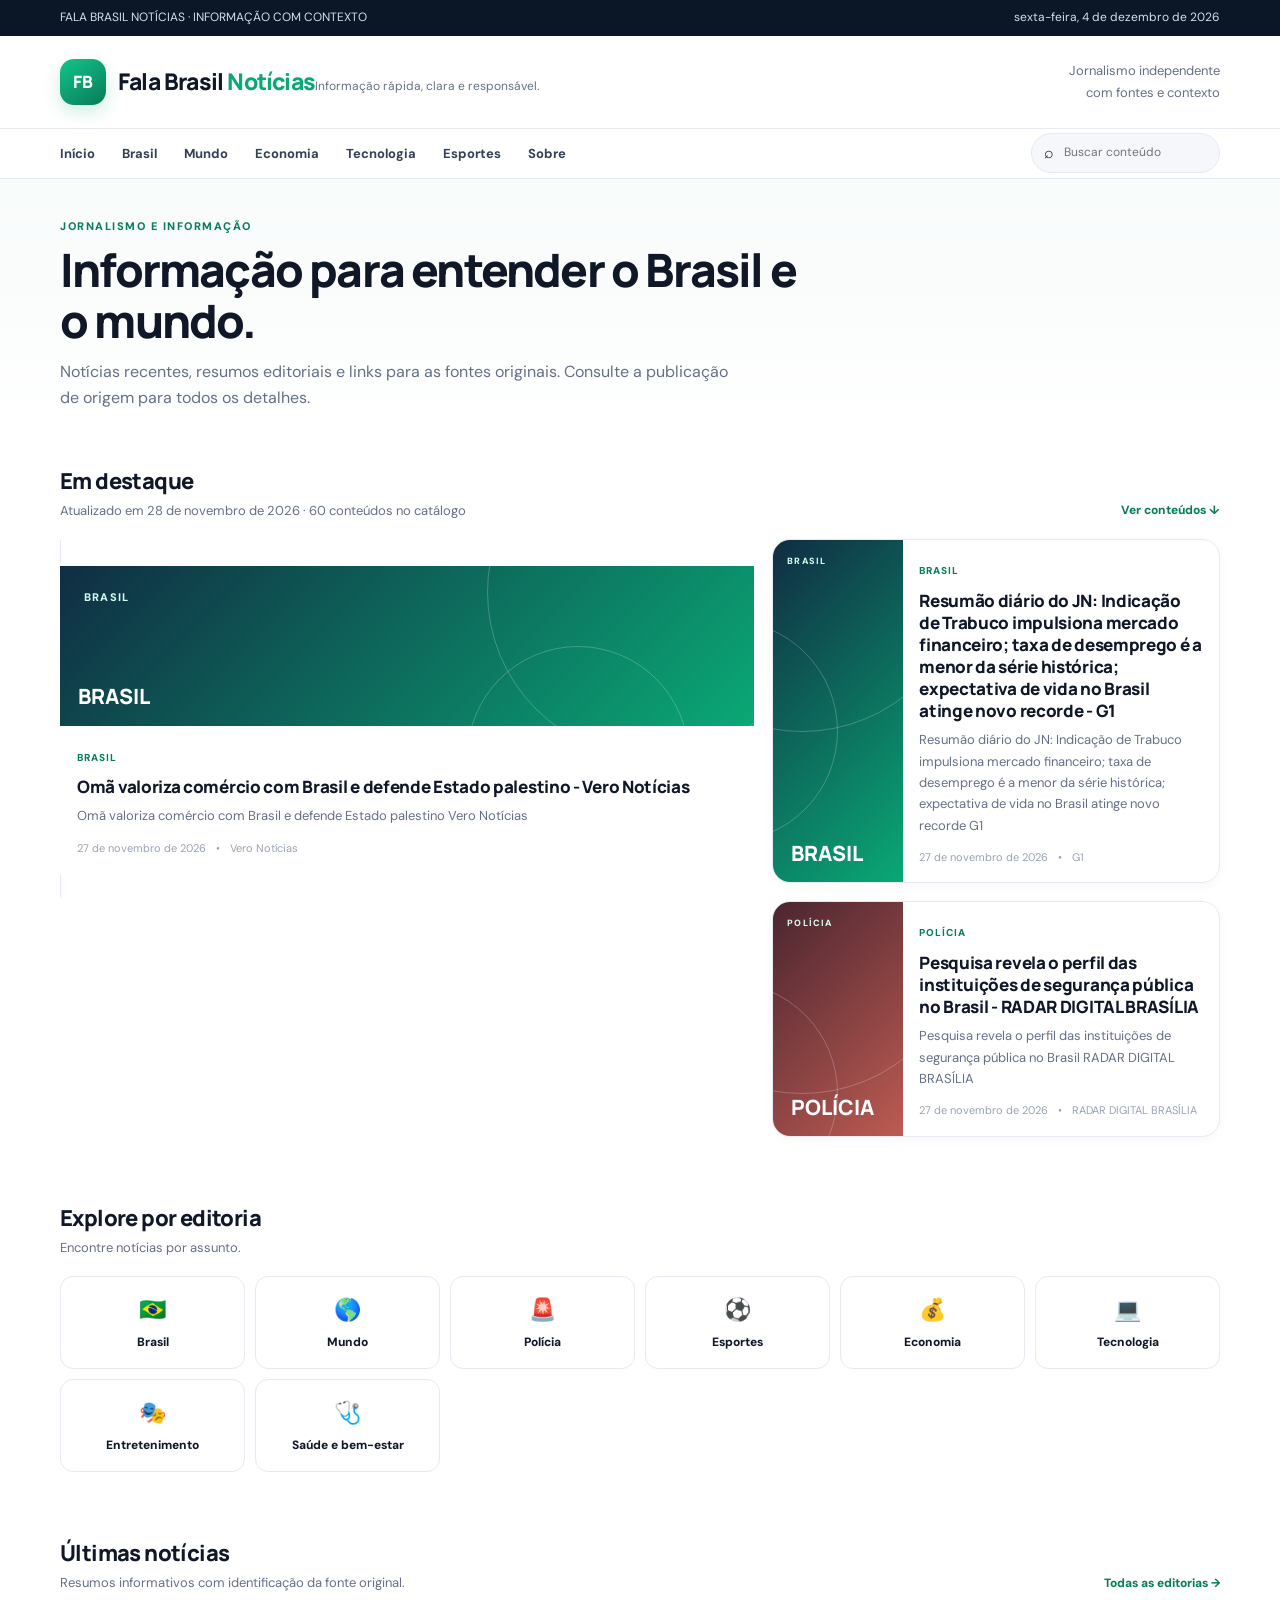
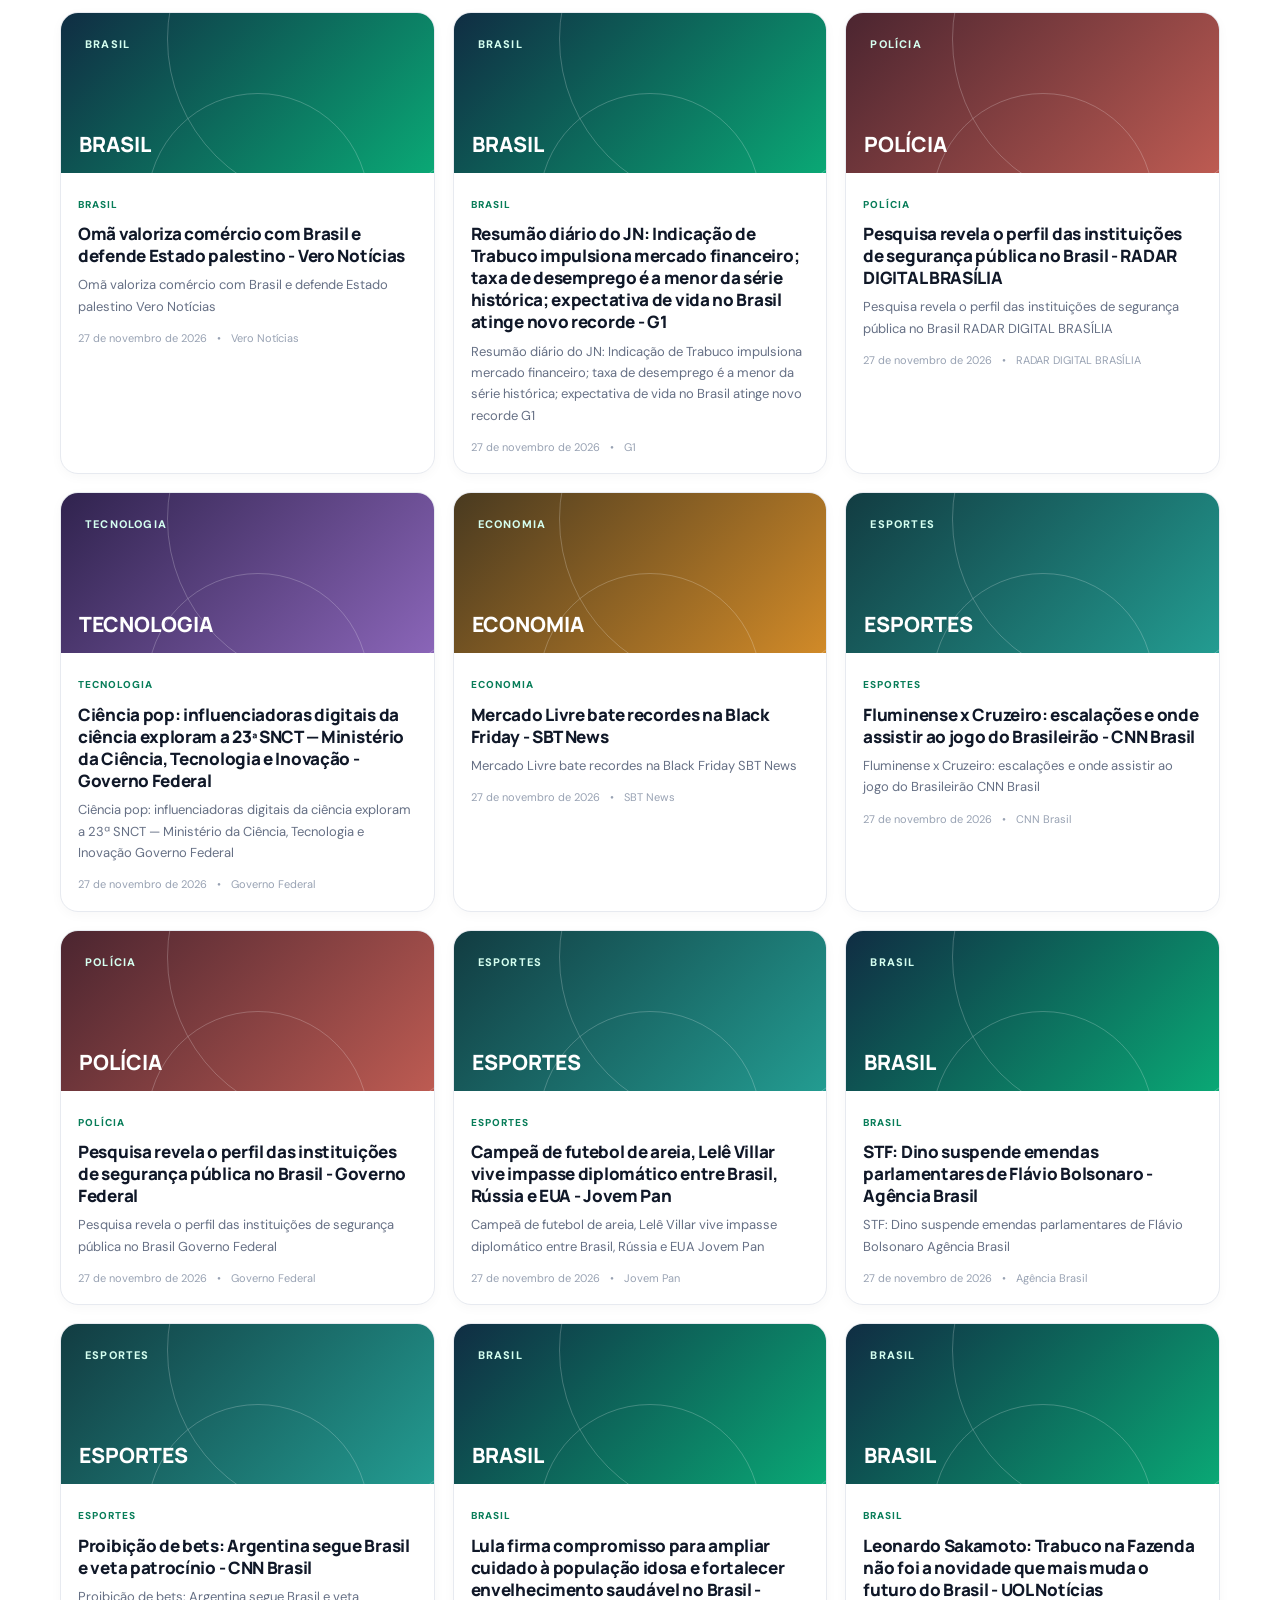
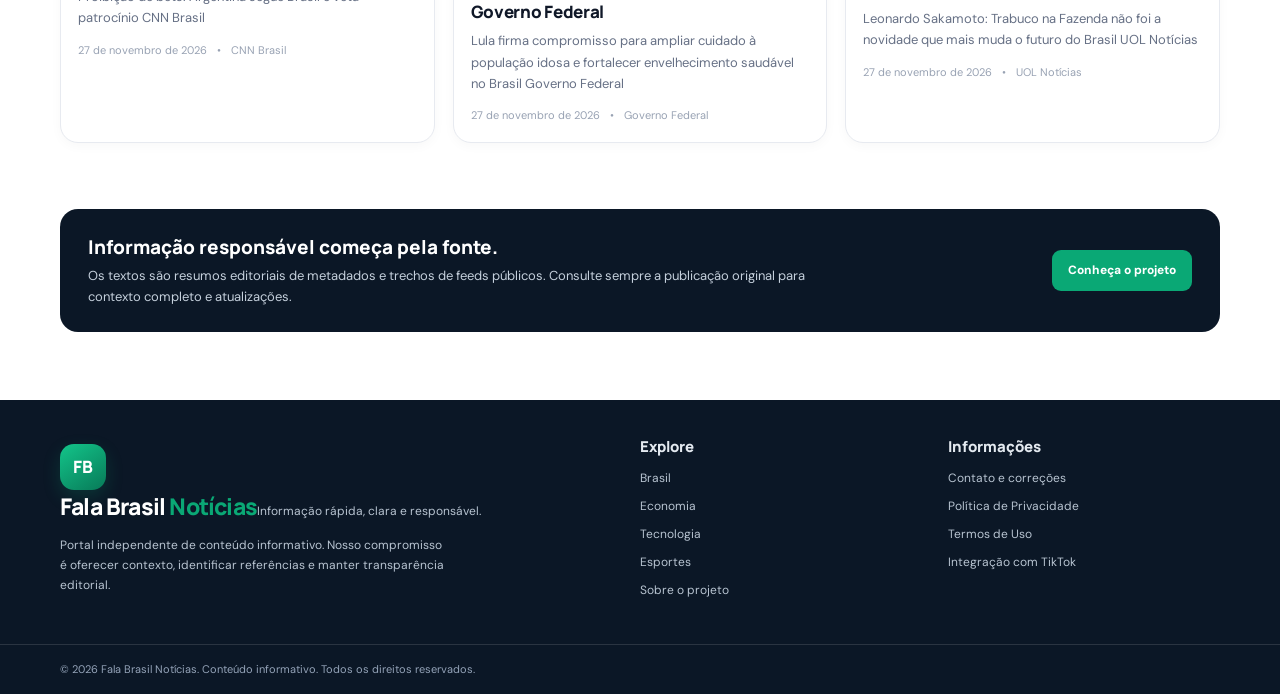
<file: index.html>
<!doctype html><html lang="pt-BR"><head><meta charset="utf-8"><meta name="viewport" content="width=device-width, initial-scale=1"><meta name="description" content="Fala Brasil Notícias: notícias, contexto e informação responsável sobre o Brasil e o mundo."><meta name="theme-color" content="#0b1726"><title>Início — Fala Brasil Notícias</title><link rel="stylesheet" href="assets/style.css"></head><body><div class="topline"><div class="wrap"><span>FALA BRASIL NOTÍCIAS · INFORMAÇÃO COM CONTEXTO</span><span>Quarta-feira, 4 de novembro de 2026</span></div></div><header class="masthead"><div class="wrap masthead-inner"><a class="brand" href="index.html"><span class="brand-mark">FB</span><span><span class="brand-name">Fala Brasil <span>Notícias</span></span><span class="tagline">Informação rápida, clara e responsável.</span></span></a><div class="header-note">Jornalismo independente<br>com fontes e contexto</div></div></header><nav class="nav"><div class="wrap nav-inner"><a href="index.html">Início</a><a href="editoria.html?categoria=Brasil">Brasil</a><a href="editoria.html?categoria=Mundo">Mundo</a><a href="editoria.html?categoria=Economia">Economia</a><a href="editoria.html?categoria=Tecnologia">Tecnologia</a><a href="editoria.html?categoria=Esportes">Esportes</a><a href="sobre.html">Sobre</a><span class="nav-spacer"></span><label class="search">⌕ <input data-search type="search" placeholder="Buscar conteúdo" aria-label="Buscar conteúdo"></label></div></nav><main data-home></main><footer class="footer"><div class="wrap footer-grid"><div><a class="brand" href="index.html"><span class="brand-mark">FB</span><span><span class="brand-name" style="color:#fff">Fala Brasil <span>Notícias</span></span><span class="tagline" style="color:#b8c4d1">Informação rápida, clara e responsável.</span></span></a><p style="max-width:390px;margin-top:14px">Portal independente de conteúdo informativo. Nosso compromisso é oferecer contexto, identificar referências e manter transparência editorial.</p></div><div><h3>Explore</h3><a href="editoria.html?categoria=Brasil">Brasil</a><a href="editoria.html?categoria=Economia">Economia</a><a href="editoria.html?categoria=Tecnologia">Tecnologia</a><a href="editoria.html?categoria=Esportes">Esportes</a><a href="sobre.html">Sobre o projeto</a></div><div><h3>Informações</h3><a href="contato.html">Contato e correções</a><a href="privacidade.html">Política de Privacidade</a><a href="termos.html">Termos de Uso</a><a href="integracao.html">Integração com TikTok</a></div></div><div class="footer-bottom"><div class="wrap">© 2026 Fala Brasil Notícias. Conteúdo informativo. Todos os direitos reservados.</div></div></footer><script src="assets/app.js"></script></body></html>
</file>
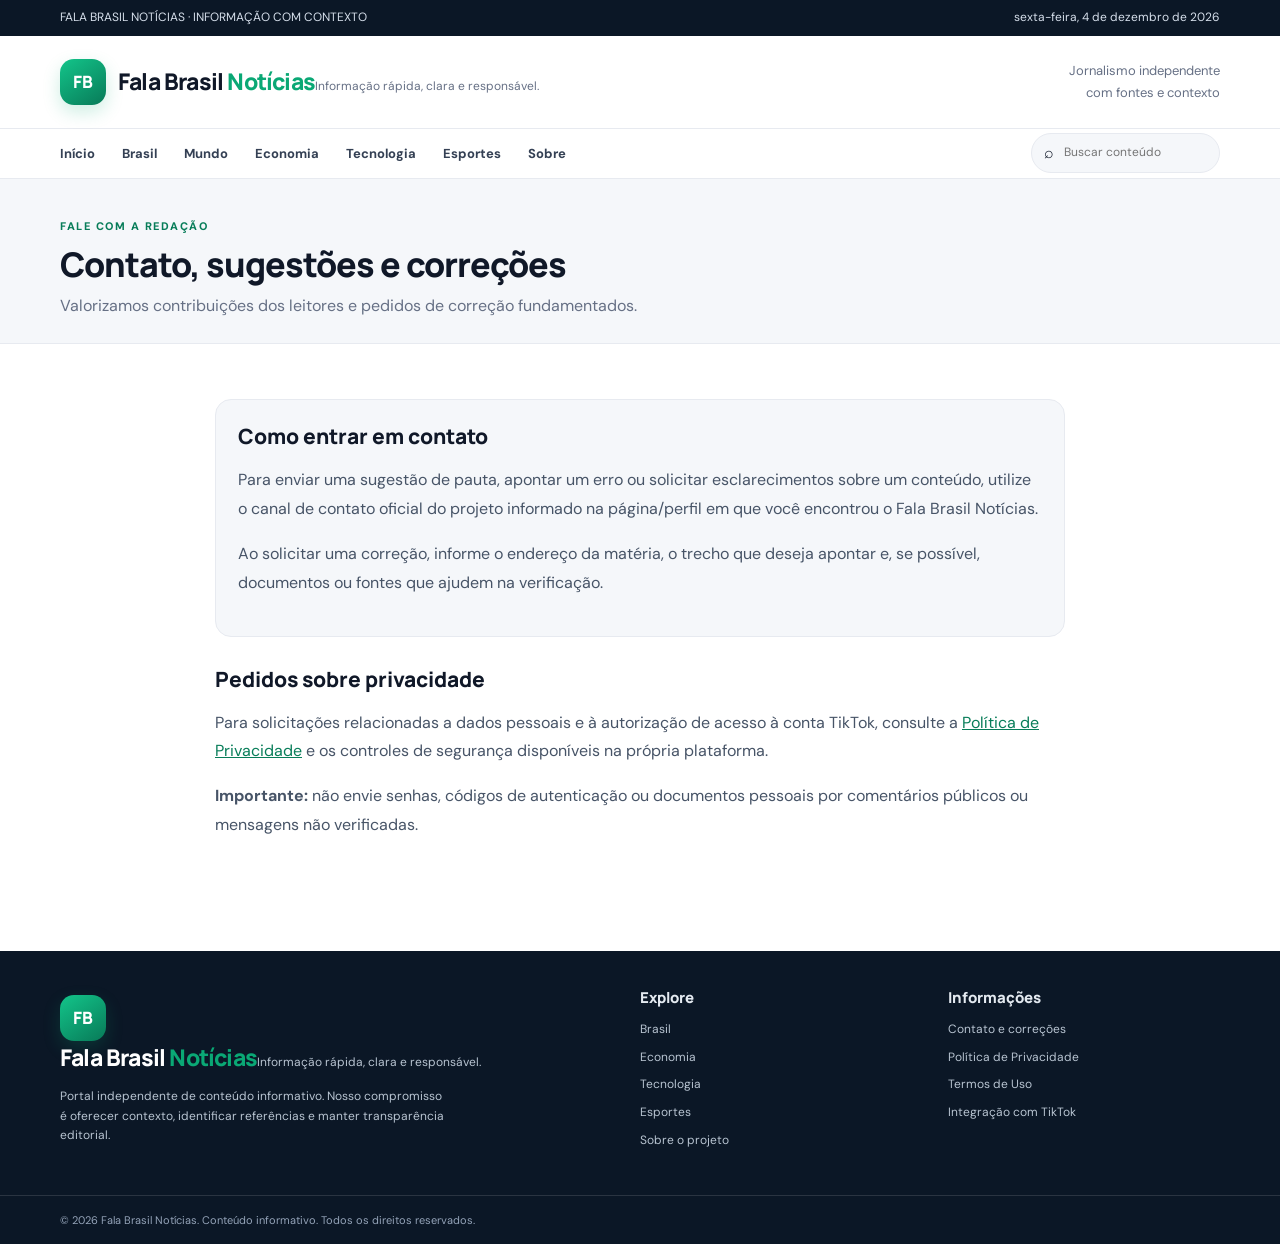
<file: contato.html>
<!doctype html><html lang="pt-BR"><head><meta charset="utf-8"><meta name="viewport" content="width=device-width, initial-scale=1"><meta name="description" content="Fala Brasil Notícias: notícias, contexto e informação responsável sobre o Brasil e o mundo."><meta name="theme-color" content="#0b1726"><title>Contato e correções — Fala Brasil Notícias</title><link rel="stylesheet" href="assets/style.css"></head><body><div class="topline"><div class="wrap"><span>FALA BRASIL NOTÍCIAS · INFORMAÇÃO COM CONTEXTO</span><span>Quarta-feira, 4 de novembro de 2026</span></div></div><header class="masthead"><div class="wrap masthead-inner"><a class="brand" href="index.html"><span class="brand-mark">FB</span><span><span class="brand-name">Fala Brasil <span>Notícias</span></span><span class="tagline">Informação rápida, clara e responsável.</span></span></a><div class="header-note">Jornalismo independente<br>com fontes e contexto</div></div></header><nav class="nav"><div class="wrap nav-inner"><a href="index.html">Início</a><a href="editoria.html?categoria=Brasil">Brasil</a><a href="editoria.html?categoria=Mundo">Mundo</a><a href="editoria.html?categoria=Economia">Economia</a><a href="editoria.html?categoria=Tecnologia">Tecnologia</a><a href="editoria.html?categoria=Esportes">Esportes</a><a href="sobre.html">Sobre</a><span class="nav-spacer"></span><label class="search">⌕ <input data-search type="search" placeholder="Buscar conteúdo" aria-label="Buscar conteúdo"></label></div></nav><section class="page-head"><div class="wrap"><div class="eyebrow">Fale com a redação</div><h1>Contato, sugestões e correções</h1><p>Valorizamos contribuições dos leitores e pedidos de correção fundamentados.</p></div></section><main class="wrap prose"><div class="contact-panel"><h2 style="margin-top:0">Como entrar em contato</h2><p>Para enviar uma sugestão de pauta, apontar um erro ou solicitar esclarecimentos sobre um conteúdo, utilize o canal de contato oficial do projeto informado na página/perfil em que você encontrou o Fala Brasil Notícias.</p><p>Ao solicitar uma correção, informe o endereço da matéria, o trecho que deseja apontar e, se possível, documentos ou fontes que ajudem na verificação.</p></div><h2>Pedidos sobre privacidade</h2><p>Para solicitações relacionadas a dados pessoais e à autorização de acesso à conta TikTok, consulte a <a href="privacidade.html">Política de Privacidade</a> e os controles de segurança disponíveis na própria plataforma.</p><p><strong>Importante:</strong> não envie senhas, códigos de autenticação ou documentos pessoais por comentários públicos ou mensagens não verificadas.</p></main><footer class="footer"><div class="wrap footer-grid"><div><a class="brand" href="index.html"><span class="brand-mark">FB</span><span><span class="brand-name" style="color:#fff">Fala Brasil <span>Notícias</span></span><span class="tagline" style="color:#b8c4d1">Informação rápida, clara e responsável.</span></span></a><p style="max-width:390px;margin-top:14px">Portal independente de conteúdo informativo. Nosso compromisso é oferecer contexto, identificar referências e manter transparência editorial.</p></div><div><h3>Explore</h3><a href="editoria.html?categoria=Brasil">Brasil</a><a href="editoria.html?categoria=Economia">Economia</a><a href="editoria.html?categoria=Tecnologia">Tecnologia</a><a href="editoria.html?categoria=Esportes">Esportes</a><a href="sobre.html">Sobre o projeto</a></div><div><h3>Informações</h3><a href="contato.html">Contato e correções</a><a href="privacidade.html">Política de Privacidade</a><a href="termos.html">Termos de Uso</a><a href="integracao.html">Integração com TikTok</a></div></div><div class="footer-bottom"><div class="wrap">© 2026 Fala Brasil Notícias. Conteúdo informativo. Todos os direitos reservados.</div></div></footer><script src="assets/app.js"></script></body></html>
</file>
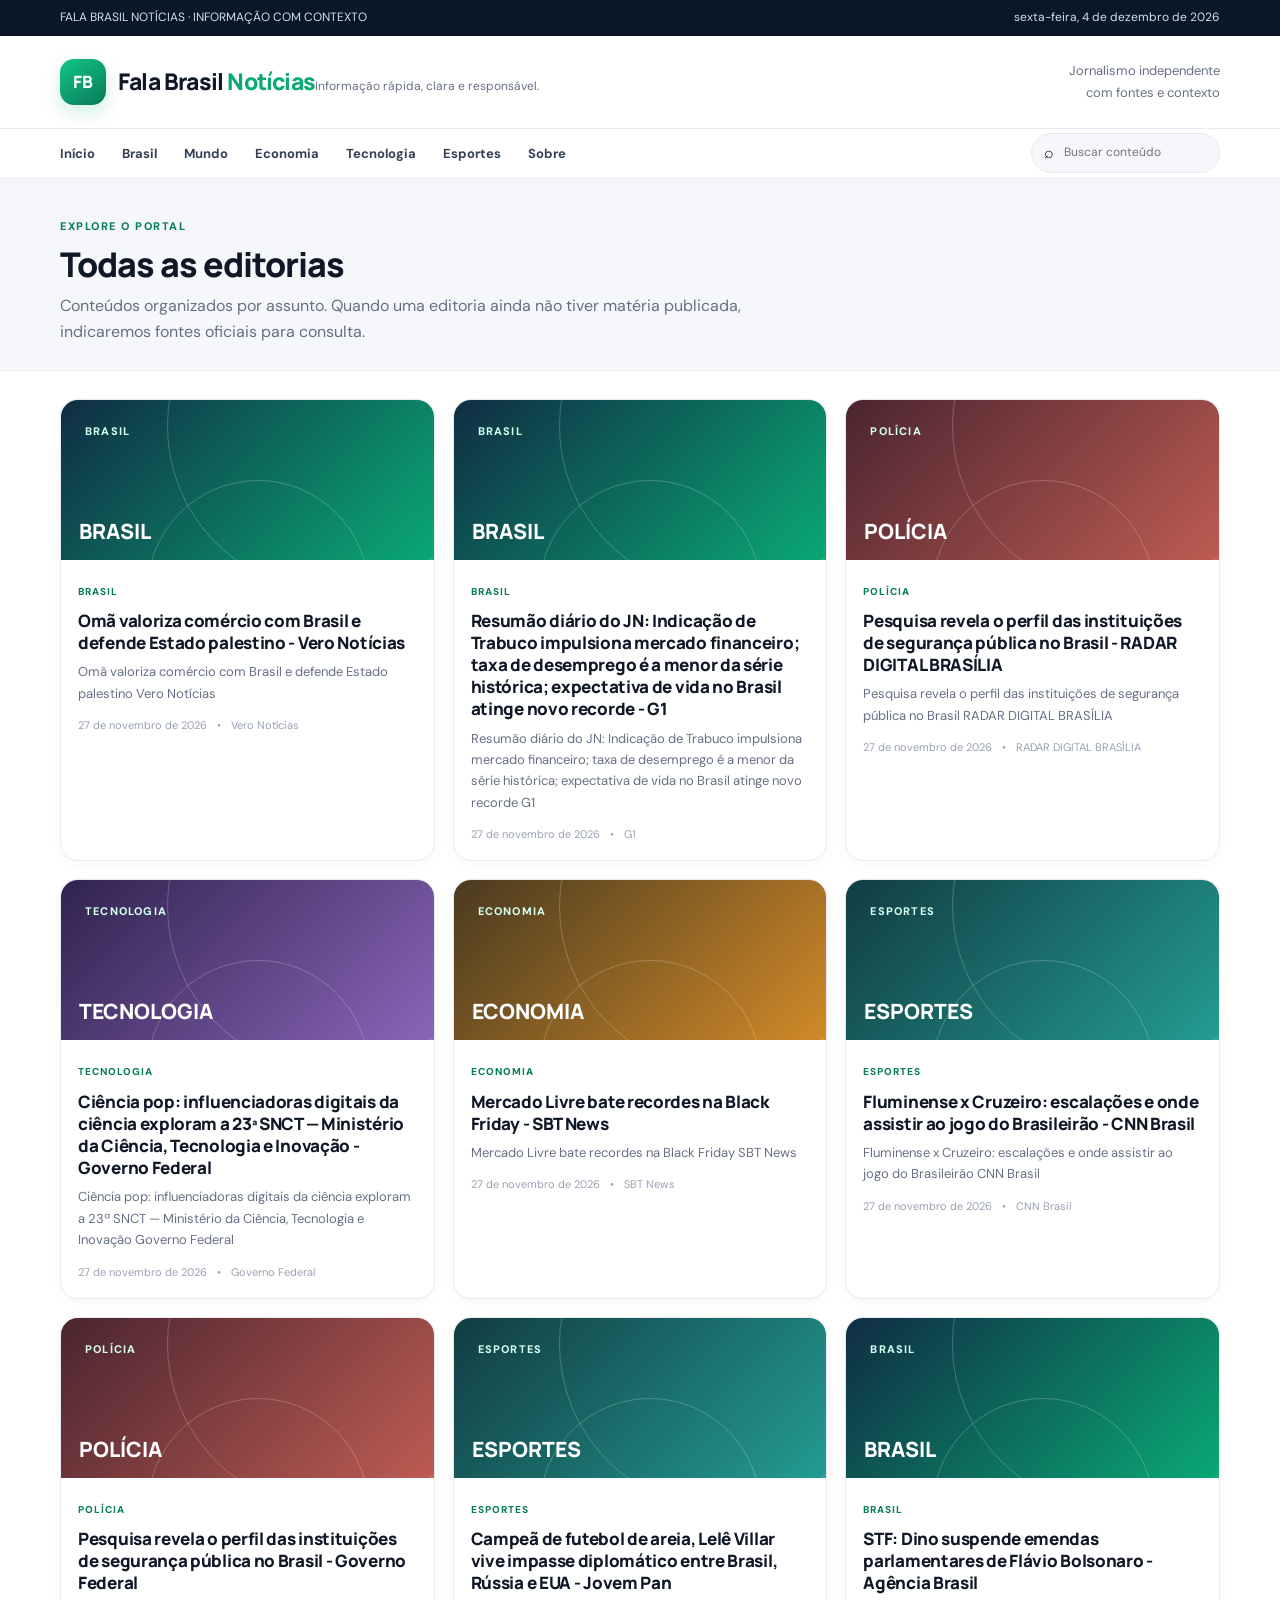
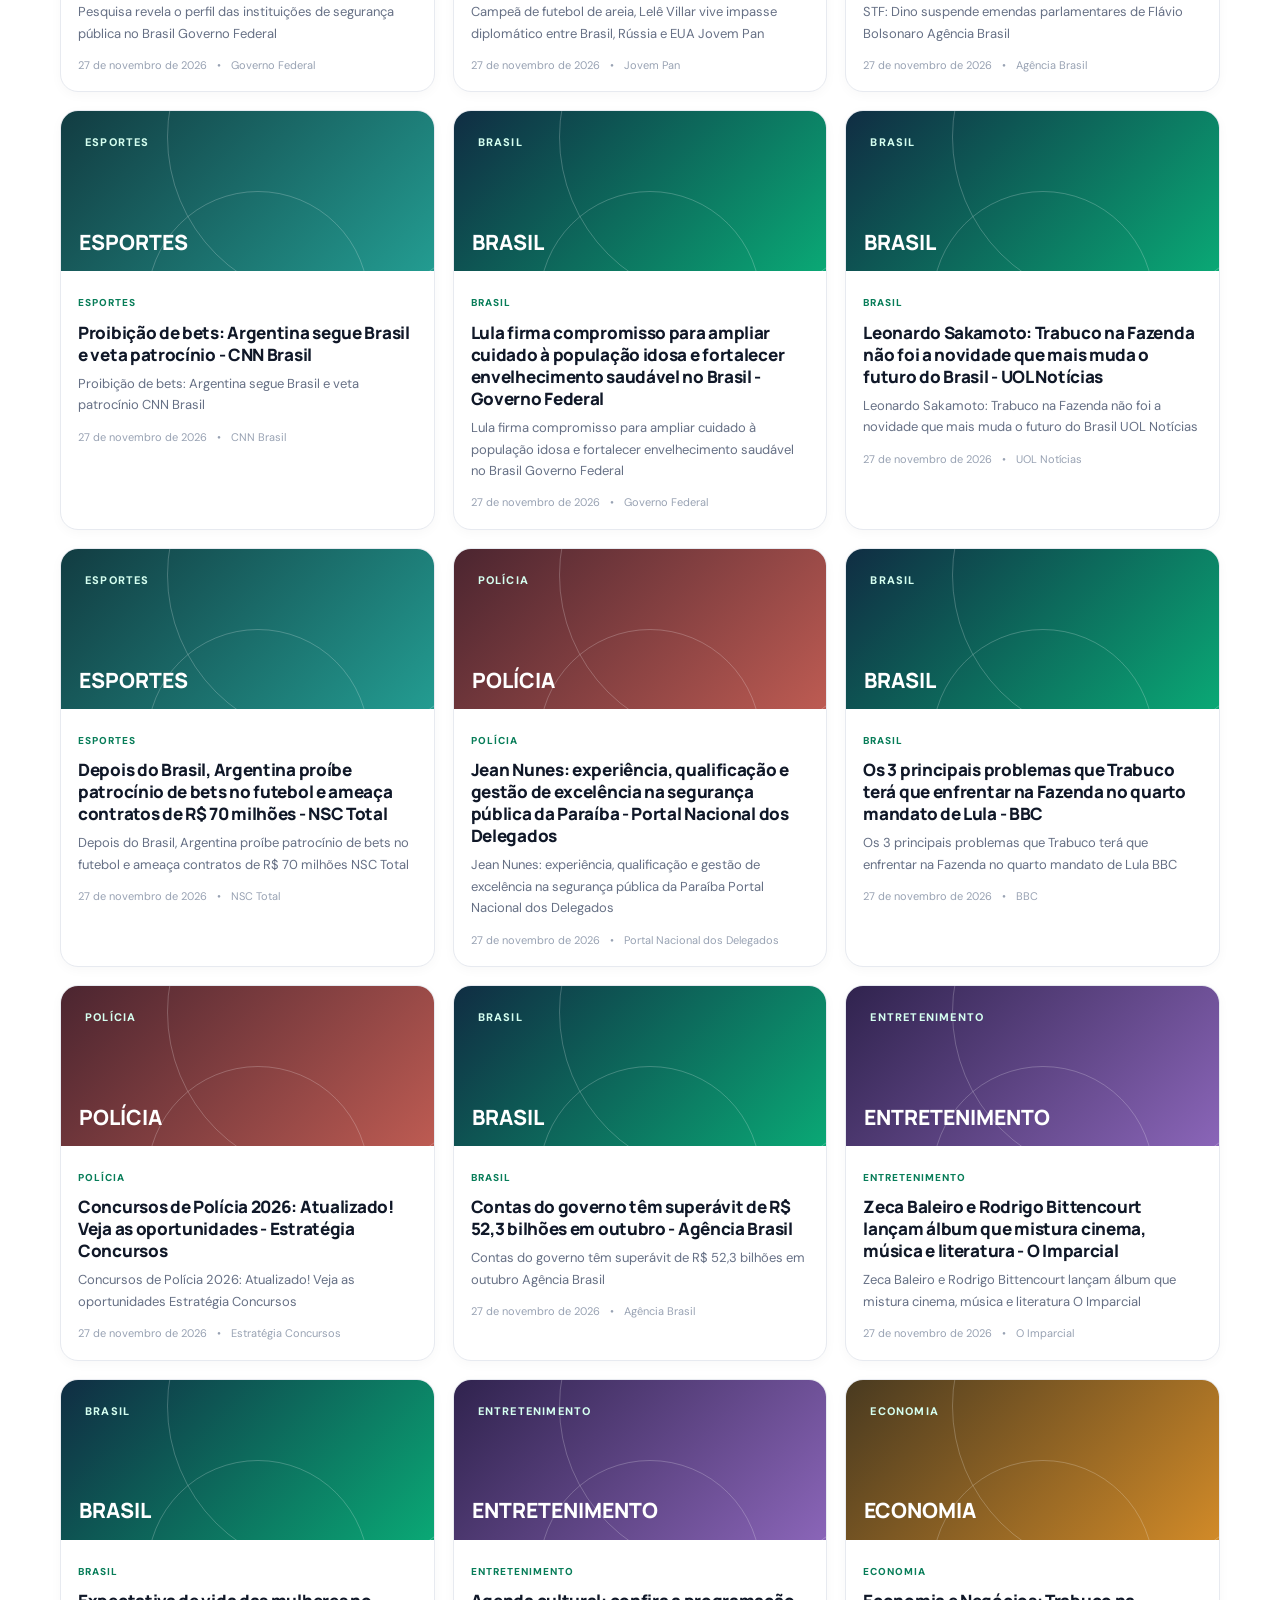
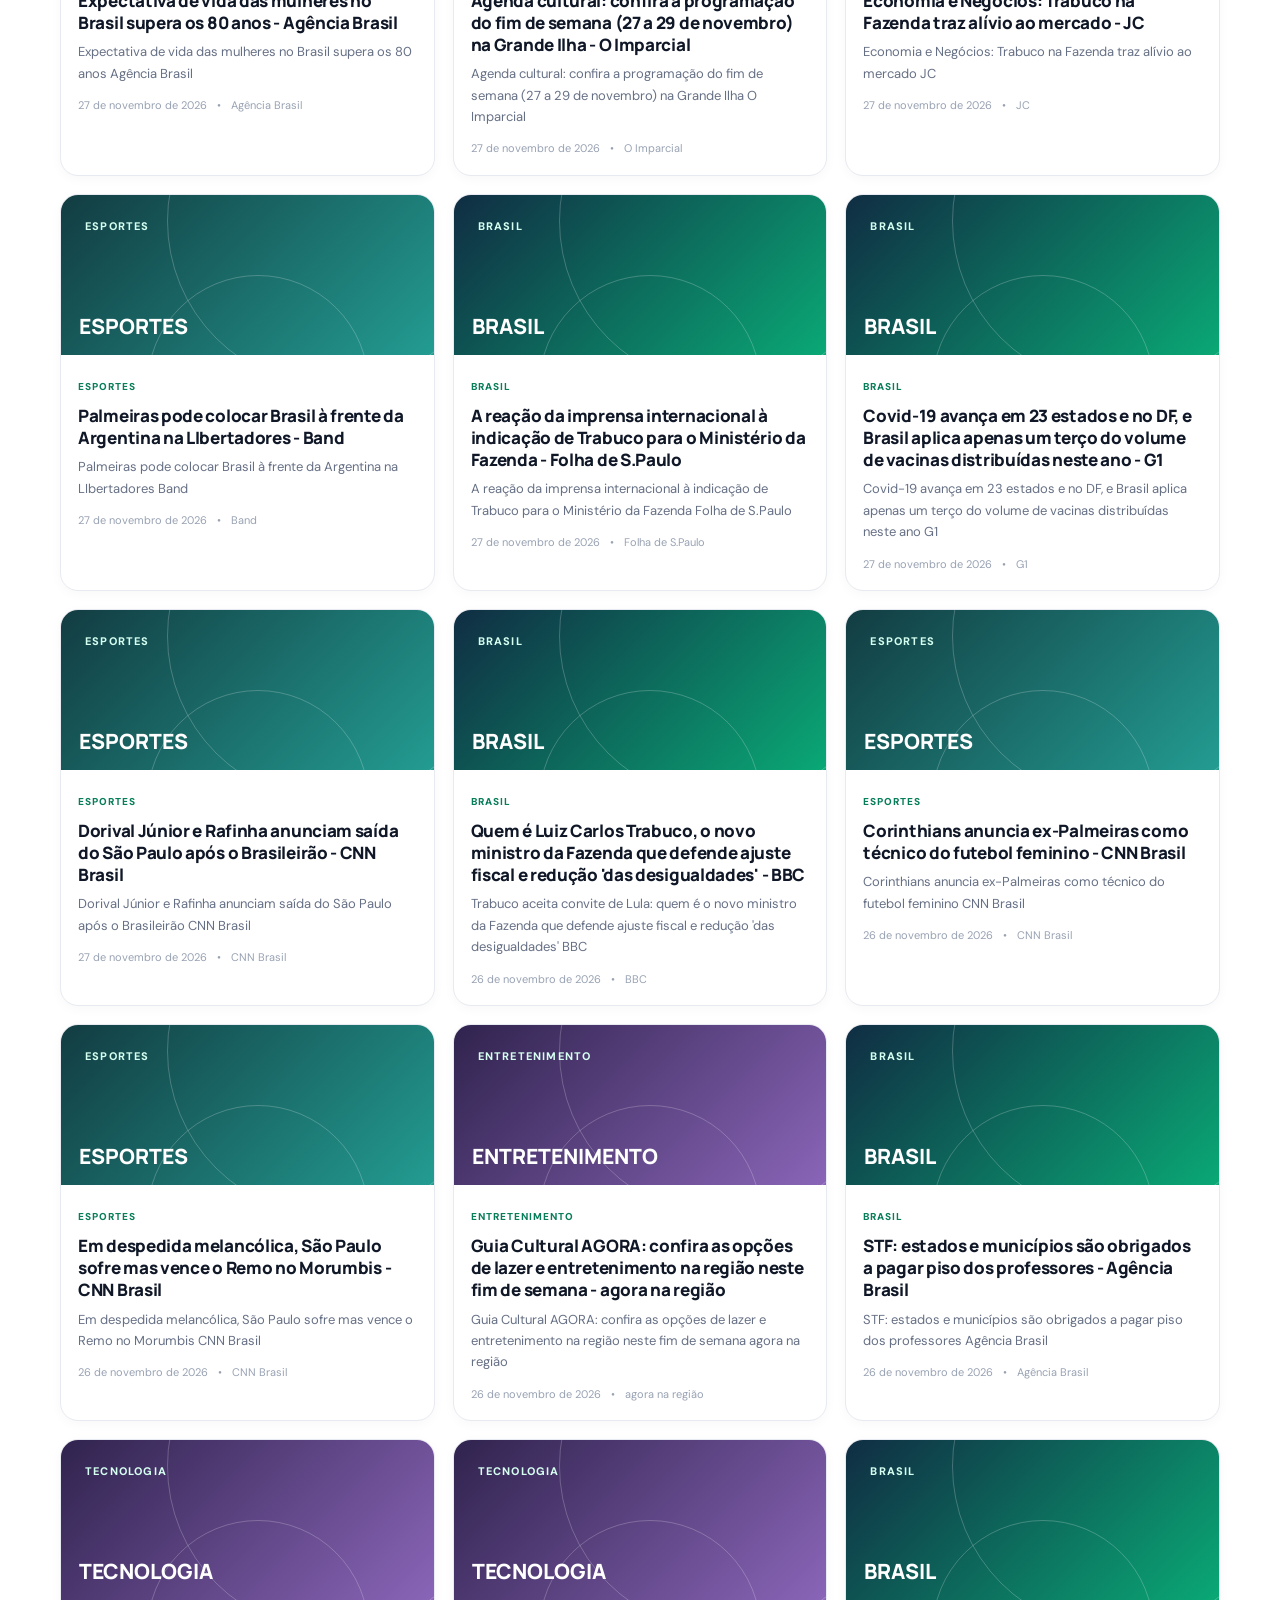
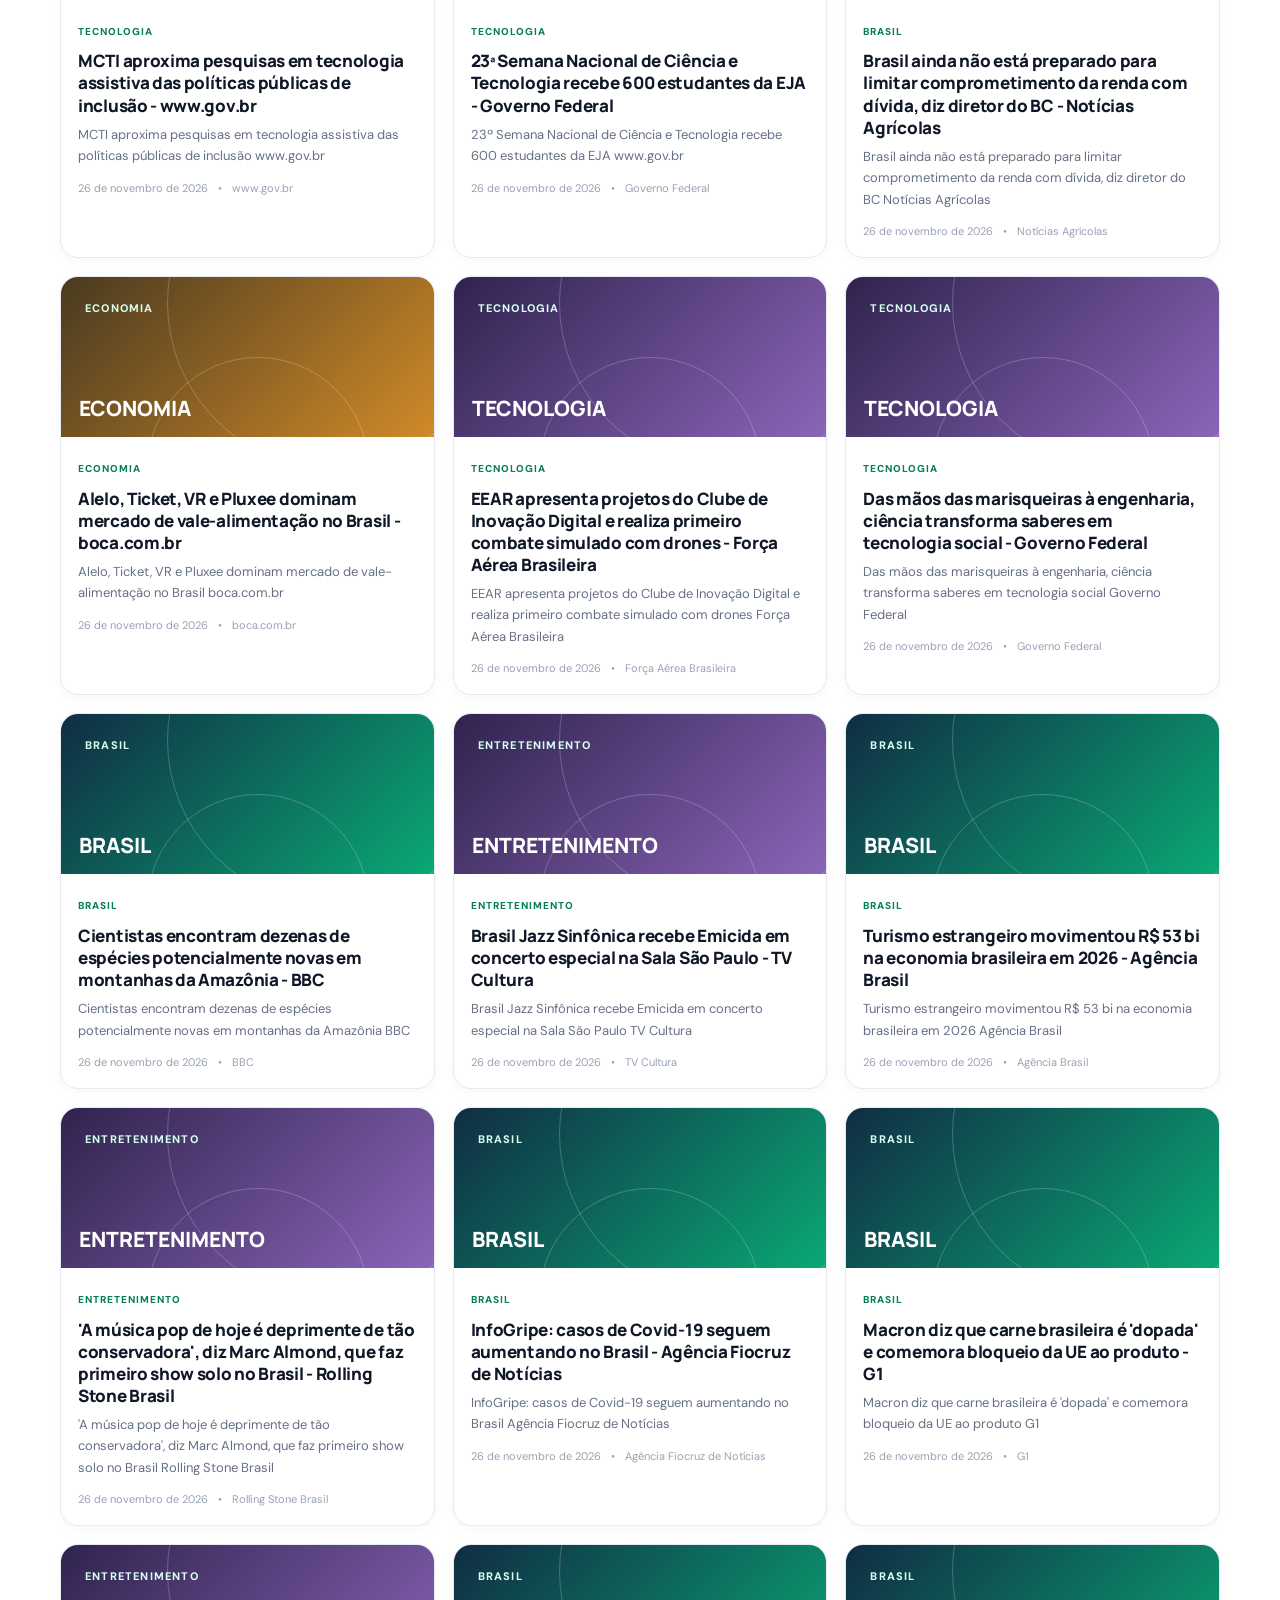
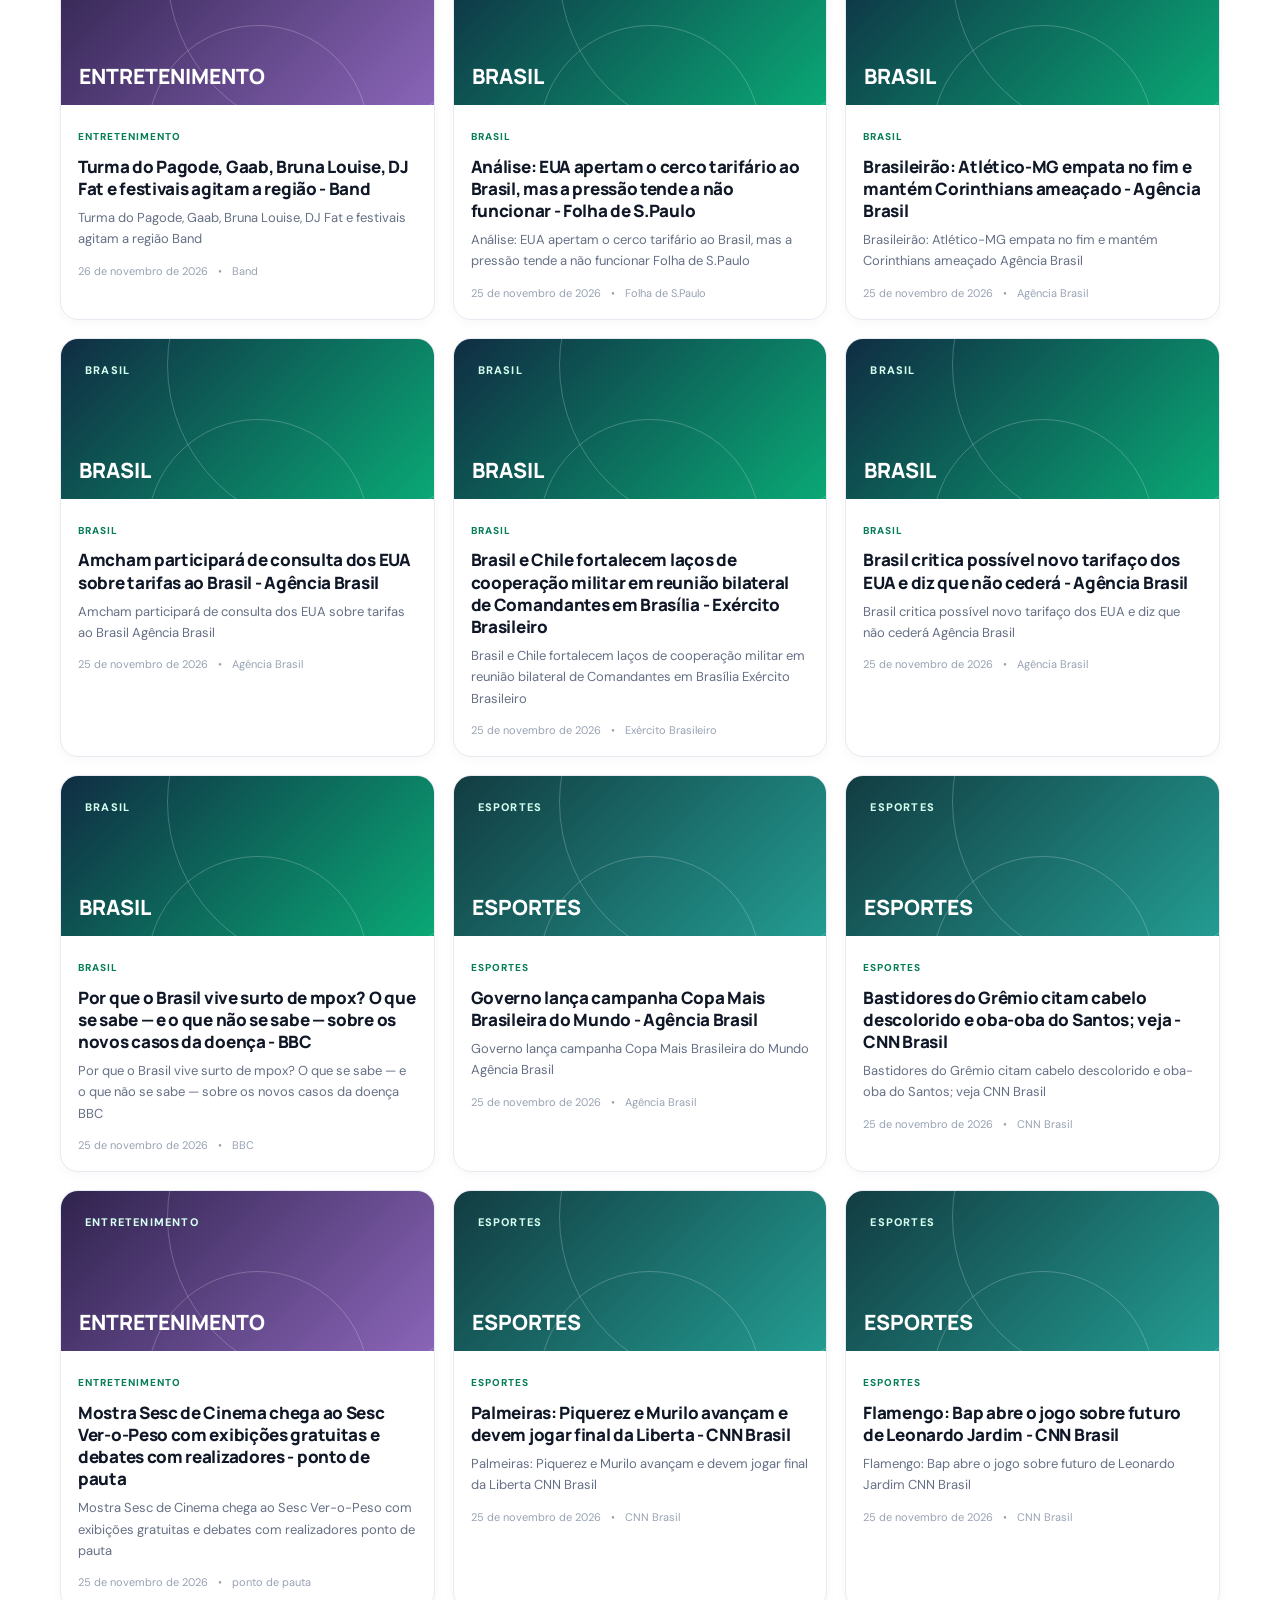
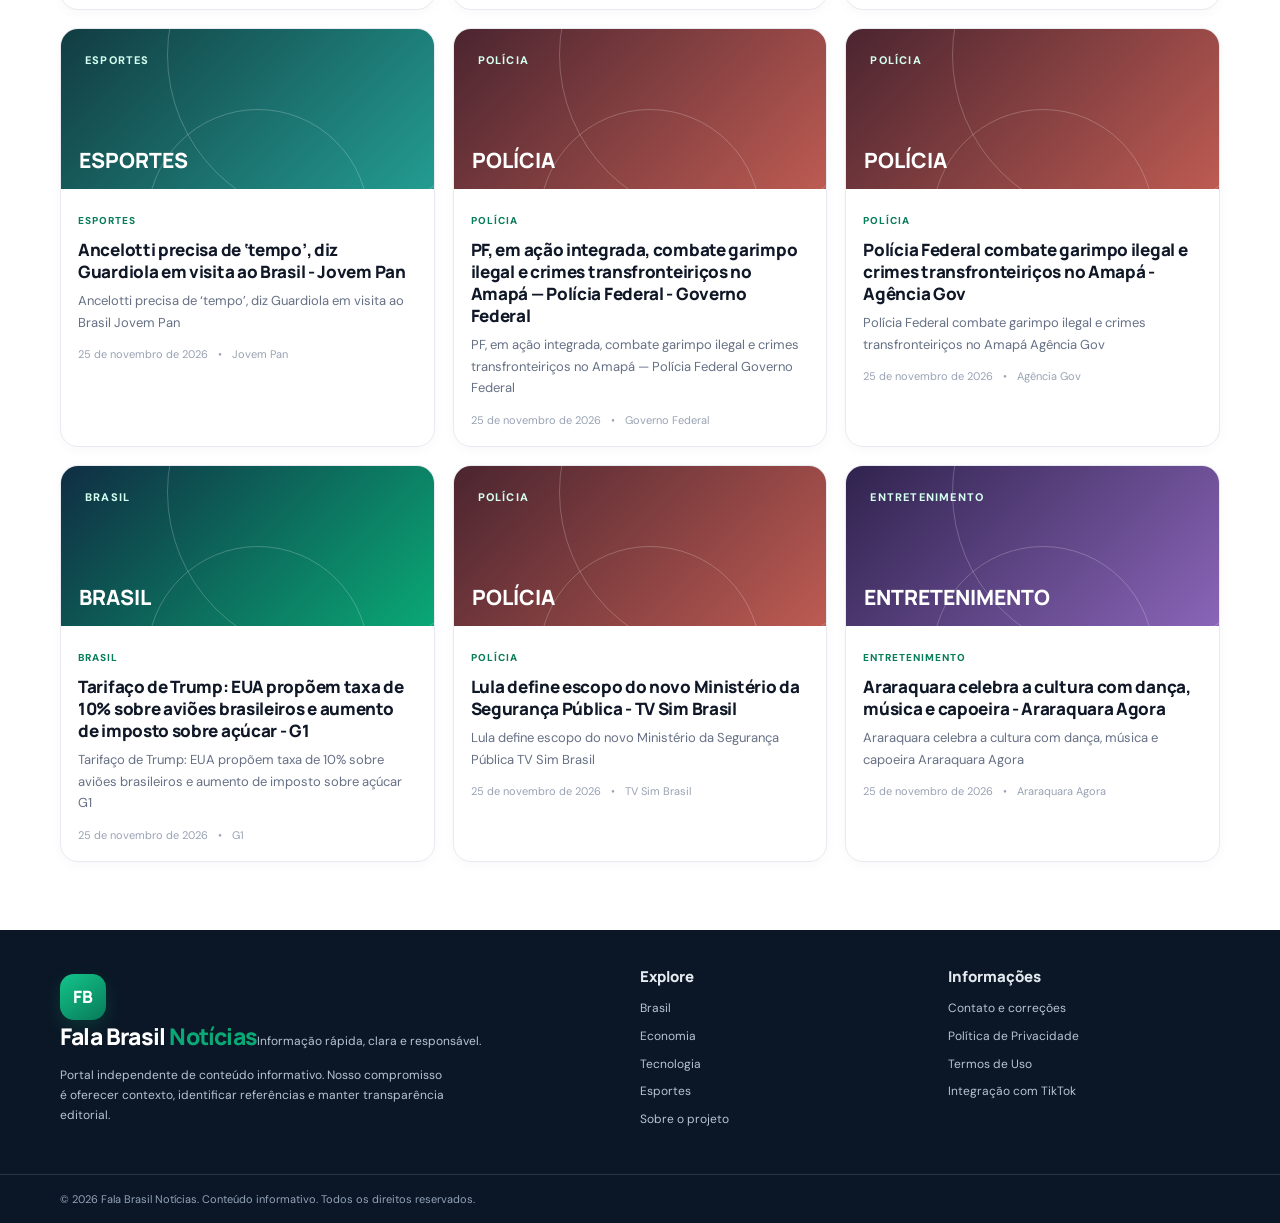
<file: editoria.html>
<!doctype html><html lang="pt-BR"><head><meta charset="utf-8"><meta name="viewport" content="width=device-width, initial-scale=1"><meta name="description" content="Fala Brasil Notícias: notícias, contexto e informação responsável sobre o Brasil e o mundo."><meta name="theme-color" content="#0b1726"><title>Editorias — Fala Brasil Notícias</title><link rel="stylesheet" href="assets/style.css"></head><body><div class="topline"><div class="wrap"><span>FALA BRASIL NOTÍCIAS · INFORMAÇÃO COM CONTEXTO</span><span>Quarta-feira, 4 de novembro de 2026</span></div></div><header class="masthead"><div class="wrap masthead-inner"><a class="brand" href="index.html"><span class="brand-mark">FB</span><span><span class="brand-name">Fala Brasil <span>Notícias</span></span><span class="tagline">Informação rápida, clara e responsável.</span></span></a><div class="header-note">Jornalismo independente<br>com fontes e contexto</div></div></header><nav class="nav"><div class="wrap nav-inner"><a href="index.html">Início</a><a href="editoria.html?categoria=Brasil">Brasil</a><a href="editoria.html?categoria=Mundo">Mundo</a><a href="editoria.html?categoria=Economia">Economia</a><a href="editoria.html?categoria=Tecnologia">Tecnologia</a><a href="editoria.html?categoria=Esportes">Esportes</a><a href="sobre.html">Sobre</a><span class="nav-spacer"></span><label class="search">⌕ <input data-search type="search" placeholder="Buscar conteúdo" aria-label="Buscar conteúdo"></label></div></nav><section class="page-head"><div class="wrap"><div class="eyebrow">Explore o portal</div><h1 data-cat-title>Editorias</h1><p>Conteúdos organizados por assunto. Quando uma editoria ainda não tiver matéria publicada, indicaremos fontes oficiais para consulta.</p></div></section><main class="wrap section" data-category></main><footer class="footer"><div class="wrap footer-grid"><div><a class="brand" href="index.html"><span class="brand-mark">FB</span><span><span class="brand-name" style="color:#fff">Fala Brasil <span>Notícias</span></span><span class="tagline" style="color:#b8c4d1">Informação rápida, clara e responsável.</span></span></a><p style="max-width:390px;margin-top:14px">Portal independente de conteúdo informativo. Nosso compromisso é oferecer contexto, identificar referências e manter transparência editorial.</p></div><div><h3>Explore</h3><a href="editoria.html?categoria=Brasil">Brasil</a><a href="editoria.html?categoria=Economia">Economia</a><a href="editoria.html?categoria=Tecnologia">Tecnologia</a><a href="editoria.html?categoria=Esportes">Esportes</a><a href="sobre.html">Sobre o projeto</a></div><div><h3>Informações</h3><a href="contato.html">Contato e correções</a><a href="privacidade.html">Política de Privacidade</a><a href="termos.html">Termos de Uso</a><a href="integracao.html">Integração com TikTok</a></div></div><div class="footer-bottom"><div class="wrap">© 2026 Fala Brasil Notícias. Conteúdo informativo. Todos os direitos reservados.</div></div></footer><script src="assets/app.js"></script></body></html>
</file>
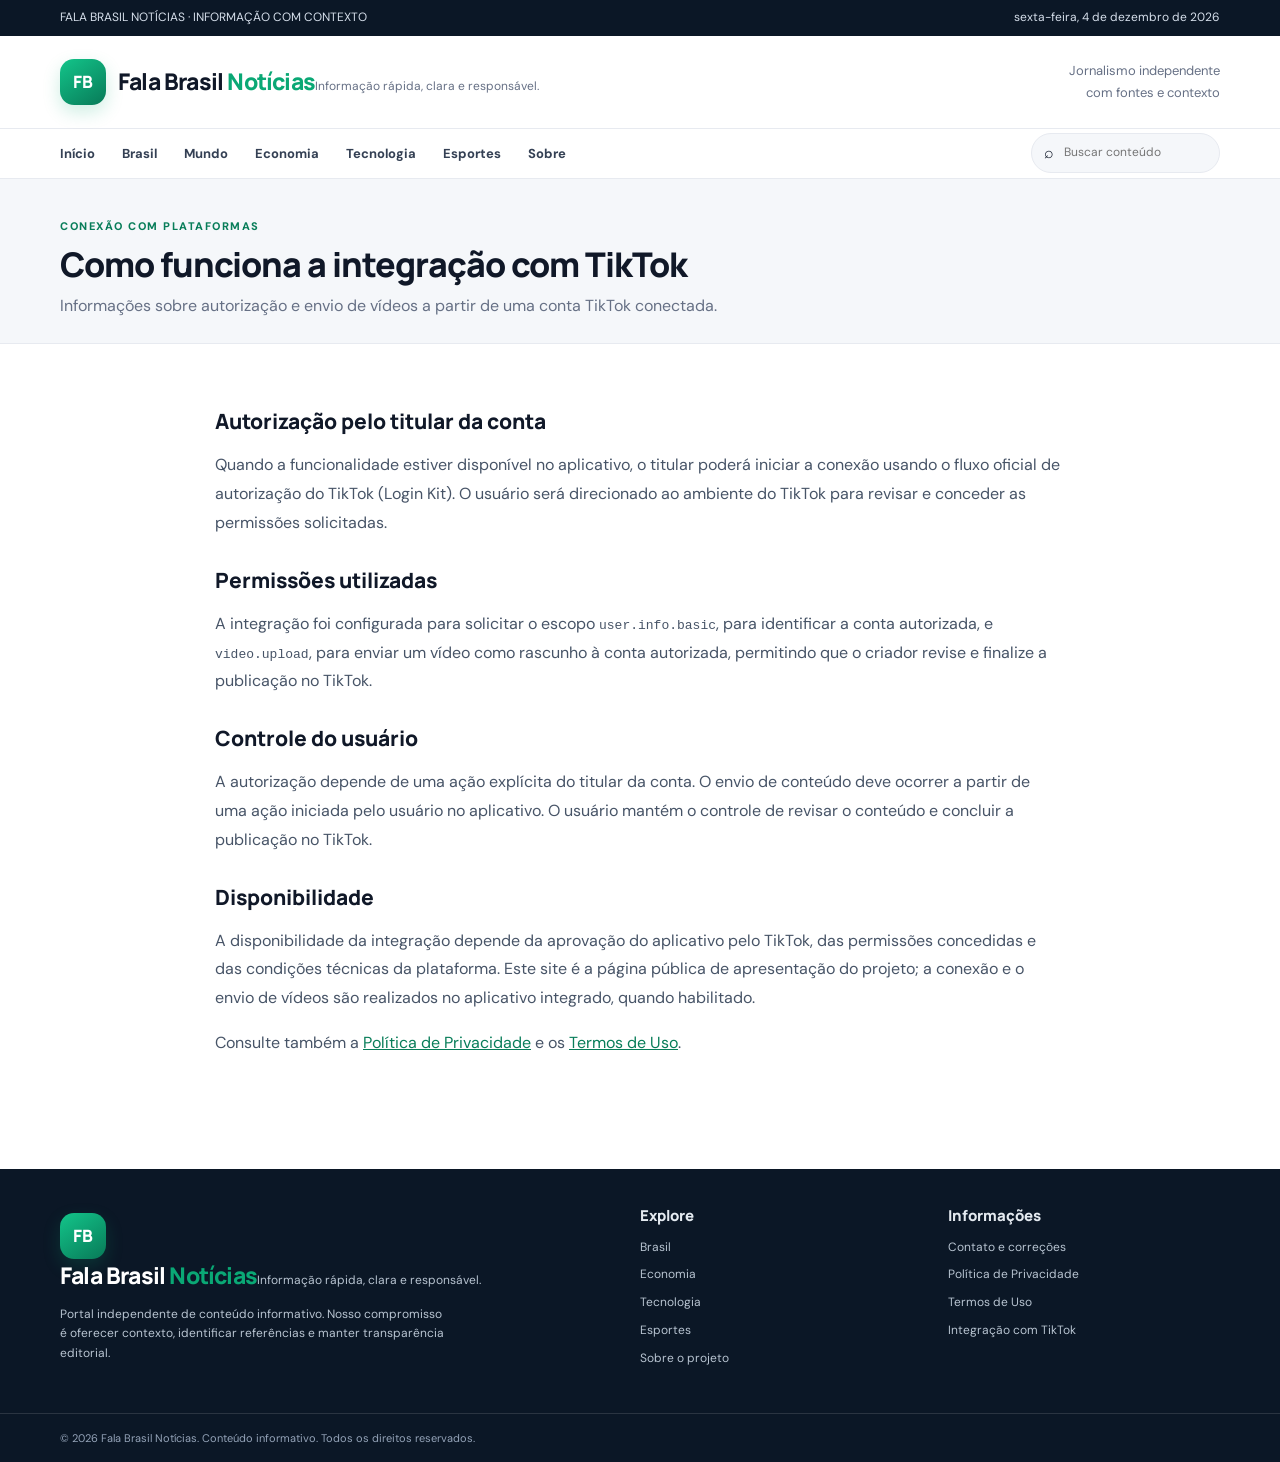
<file: integracao.html>
<!doctype html><html lang="pt-BR"><head><meta charset="utf-8"><meta name="viewport" content="width=device-width, initial-scale=1"><meta name="description" content="Fala Brasil Notícias: notícias, contexto e informação responsável sobre o Brasil e o mundo."><meta name="theme-color" content="#0b1726"><title>Integração com TikTok — Fala Brasil Notícias</title><link rel="stylesheet" href="assets/style.css"></head><body><div class="topline"><div class="wrap"><span>FALA BRASIL NOTÍCIAS · INFORMAÇÃO COM CONTEXTO</span><span>Quarta-feira, 4 de novembro de 2026</span></div></div><header class="masthead"><div class="wrap masthead-inner"><a class="brand" href="index.html"><span class="brand-mark">FB</span><span><span class="brand-name">Fala Brasil <span>Notícias</span></span><span class="tagline">Informação rápida, clara e responsável.</span></span></a><div class="header-note">Jornalismo independente<br>com fontes e contexto</div></div></header><nav class="nav"><div class="wrap nav-inner"><a href="index.html">Início</a><a href="editoria.html?categoria=Brasil">Brasil</a><a href="editoria.html?categoria=Mundo">Mundo</a><a href="editoria.html?categoria=Economia">Economia</a><a href="editoria.html?categoria=Tecnologia">Tecnologia</a><a href="editoria.html?categoria=Esportes">Esportes</a><a href="sobre.html">Sobre</a><span class="nav-spacer"></span><label class="search">⌕ <input data-search type="search" placeholder="Buscar conteúdo" aria-label="Buscar conteúdo"></label></div></nav><section class="page-head"><div class="wrap"><div class="eyebrow">Conexão com plataformas</div><h1>Como funciona a integração com TikTok</h1><p>Informações sobre autorização e envio de vídeos a partir de uma conta TikTok conectada.</p></div></section><main class="wrap prose"><h2>Autorização pelo titular da conta</h2><p>Quando a funcionalidade estiver disponível no aplicativo, o titular poderá iniciar a conexão usando o fluxo oficial de autorização do TikTok (Login Kit). O usuário será direcionado ao ambiente do TikTok para revisar e conceder as permissões solicitadas.</p><h2>Permissões utilizadas</h2><p>A integração foi configurada para solicitar o escopo <code>user.info.basic</code>, para identificar a conta autorizada, e <code>video.upload</code>, para enviar um vídeo como rascunho à conta autorizada, permitindo que o criador revise e finalize a publicação no TikTok.</p><h2>Controle do usuário</h2><p>A autorização depende de uma ação explícita do titular da conta. O envio de conteúdo deve ocorrer a partir de uma ação iniciada pelo usuário no aplicativo. O usuário mantém o controle de revisar o conteúdo e concluir a publicação no TikTok.</p><h2>Disponibilidade</h2><p>A disponibilidade da integração depende da aprovação do aplicativo pelo TikTok, das permissões concedidas e das condições técnicas da plataforma. Este site é a página pública de apresentação do projeto; a conexão e o envio de vídeos são realizados no aplicativo integrado, quando habilitado.</p><p>Consulte também a <a href="privacidade.html">Política de Privacidade</a> e os <a href="termos.html">Termos de Uso</a>.</p></main><footer class="footer"><div class="wrap footer-grid"><div><a class="brand" href="index.html"><span class="brand-mark">FB</span><span><span class="brand-name" style="color:#fff">Fala Brasil <span>Notícias</span></span><span class="tagline" style="color:#b8c4d1">Informação rápida, clara e responsável.</span></span></a><p style="max-width:390px;margin-top:14px">Portal independente de conteúdo informativo. Nosso compromisso é oferecer contexto, identificar referências e manter transparência editorial.</p></div><div><h3>Explore</h3><a href="editoria.html?categoria=Brasil">Brasil</a><a href="editoria.html?categoria=Economia">Economia</a><a href="editoria.html?categoria=Tecnologia">Tecnologia</a><a href="editoria.html?categoria=Esportes">Esportes</a><a href="sobre.html">Sobre o projeto</a></div><div><h3>Informações</h3><a href="contato.html">Contato e correções</a><a href="privacidade.html">Política de Privacidade</a><a href="termos.html">Termos de Uso</a><a href="integracao.html">Integração com TikTok</a></div></div><div class="footer-bottom"><div class="wrap">© 2026 Fala Brasil Notícias. Conteúdo informativo. Todos os direitos reservados.</div></div></footer><script src="assets/app.js"></script></body></html>
</file>
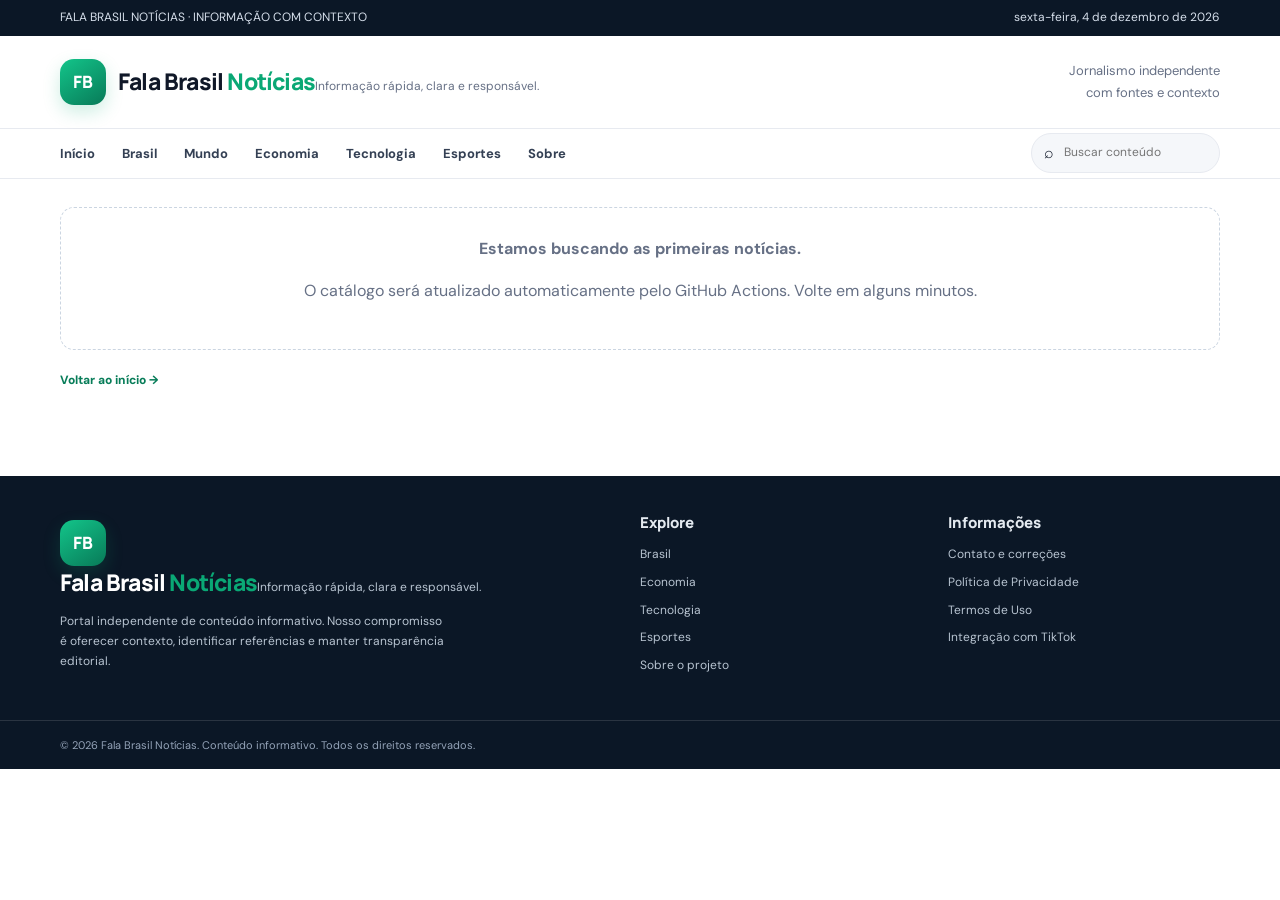
<file: materia.html>
<!doctype html><html lang="pt-BR"><head><meta charset="utf-8"><meta name="viewport" content="width=device-width, initial-scale=1"><meta name="description" content="Fala Brasil Notícias: notícias, contexto e informação responsável sobre o Brasil e o mundo."><meta name="theme-color" content="#0b1726"><title>Matéria — Fala Brasil Notícias</title><link rel="stylesheet" href="assets/style.css"></head><body><div class="topline"><div class="wrap"><span>FALA BRASIL NOTÍCIAS · INFORMAÇÃO COM CONTEXTO</span><span>Quarta-feira, 4 de novembro de 2026</span></div></div><header class="masthead"><div class="wrap masthead-inner"><a class="brand" href="index.html"><span class="brand-mark">FB</span><span><span class="brand-name">Fala Brasil <span>Notícias</span></span><span class="tagline">Informação rápida, clara e responsável.</span></span></a><div class="header-note">Jornalismo independente<br>com fontes e contexto</div></div></header><nav class="nav"><div class="wrap nav-inner"><a href="index.html">Início</a><a href="editoria.html?categoria=Brasil">Brasil</a><a href="editoria.html?categoria=Mundo">Mundo</a><a href="editoria.html?categoria=Economia">Economia</a><a href="editoria.html?categoria=Tecnologia">Tecnologia</a><a href="editoria.html?categoria=Esportes">Esportes</a><a href="sobre.html">Sobre</a><span class="nav-spacer"></span><label class="search">⌕ <input data-search type="search" placeholder="Buscar conteúdo" aria-label="Buscar conteúdo"></label></div></nav><main data-article></main><footer class="footer"><div class="wrap footer-grid"><div><a class="brand" href="index.html"><span class="brand-mark">FB</span><span><span class="brand-name" style="color:#fff">Fala Brasil <span>Notícias</span></span><span class="tagline" style="color:#b8c4d1">Informação rápida, clara e responsável.</span></span></a><p style="max-width:390px;margin-top:14px">Portal independente de conteúdo informativo. Nosso compromisso é oferecer contexto, identificar referências e manter transparência editorial.</p></div><div><h3>Explore</h3><a href="editoria.html?categoria=Brasil">Brasil</a><a href="editoria.html?categoria=Economia">Economia</a><a href="editoria.html?categoria=Tecnologia">Tecnologia</a><a href="editoria.html?categoria=Esportes">Esportes</a><a href="sobre.html">Sobre o projeto</a></div><div><h3>Informações</h3><a href="contato.html">Contato e correções</a><a href="privacidade.html">Política de Privacidade</a><a href="termos.html">Termos de Uso</a><a href="integracao.html">Integração com TikTok</a></div></div><div class="footer-bottom"><div class="wrap">© 2026 Fala Brasil Notícias. Conteúdo informativo. Todos os direitos reservados.</div></div></footer><script src="assets/app.js"></script></body></html>
</file>
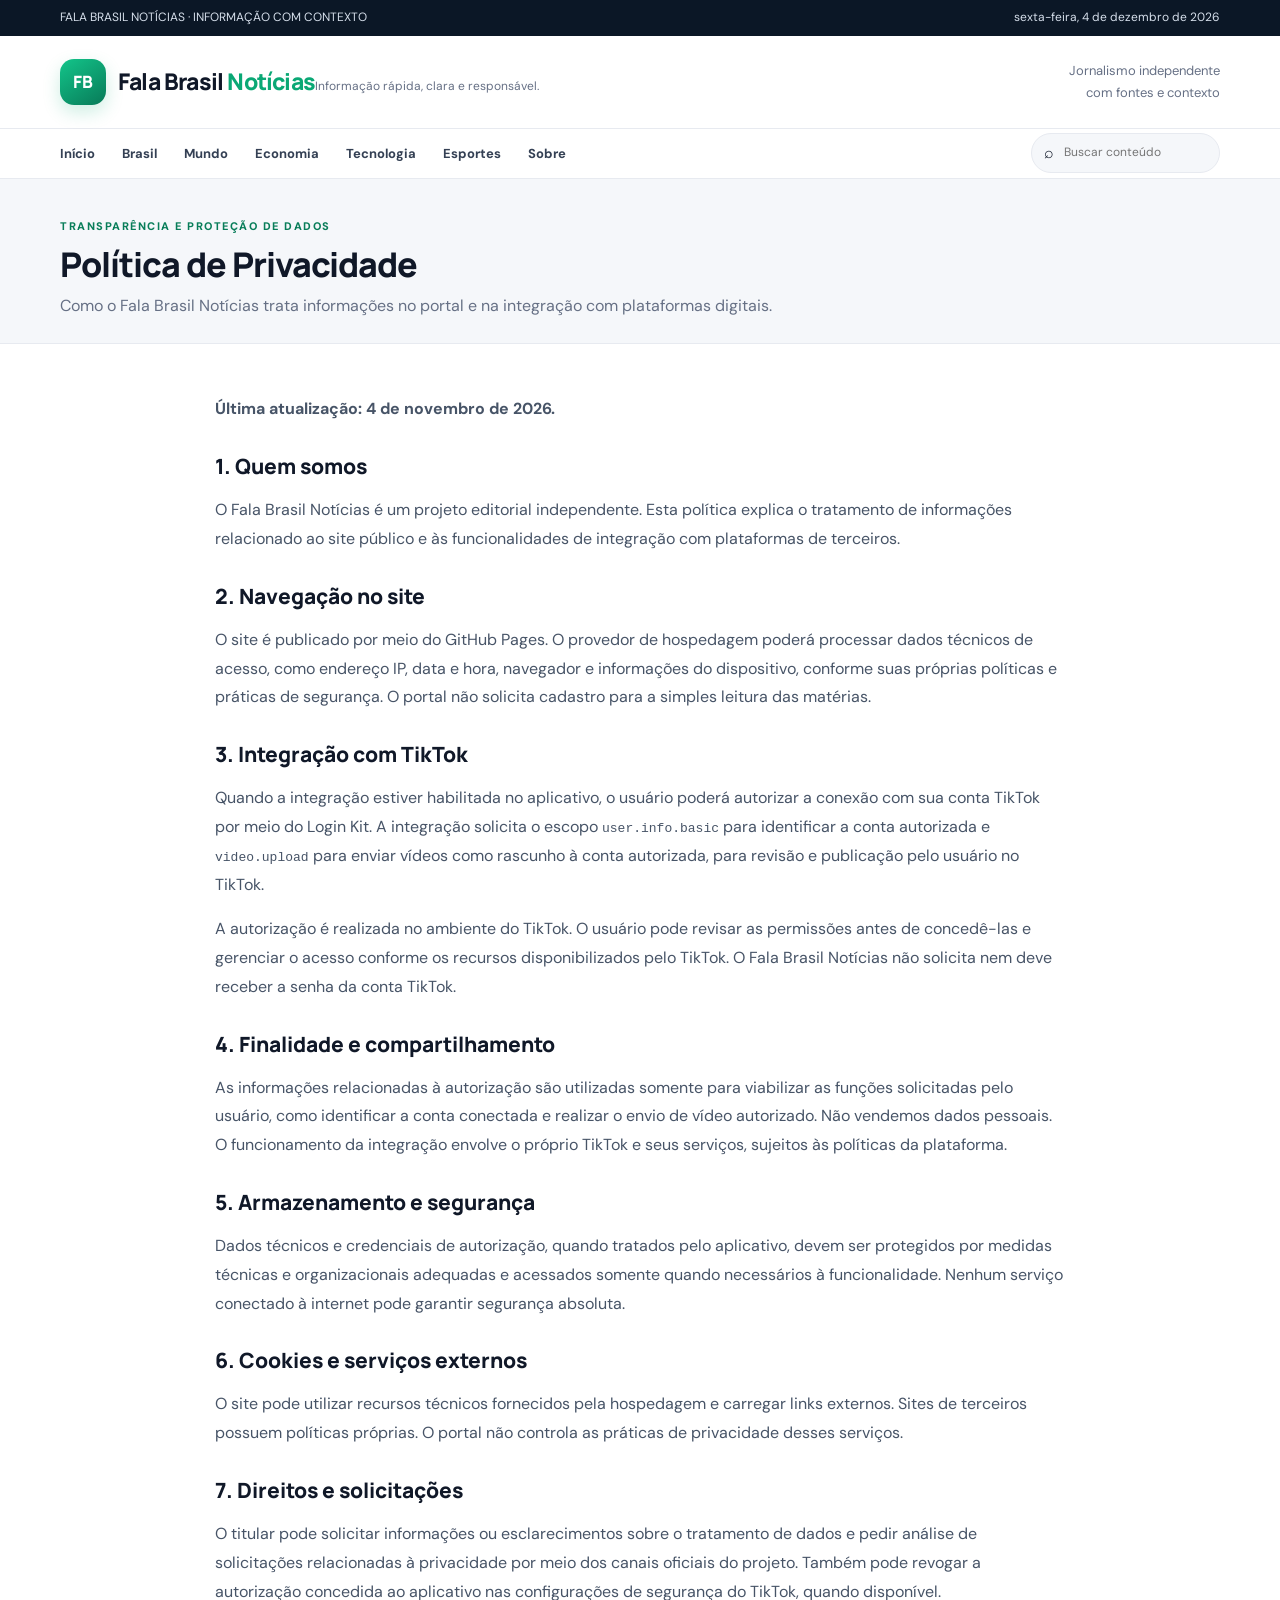
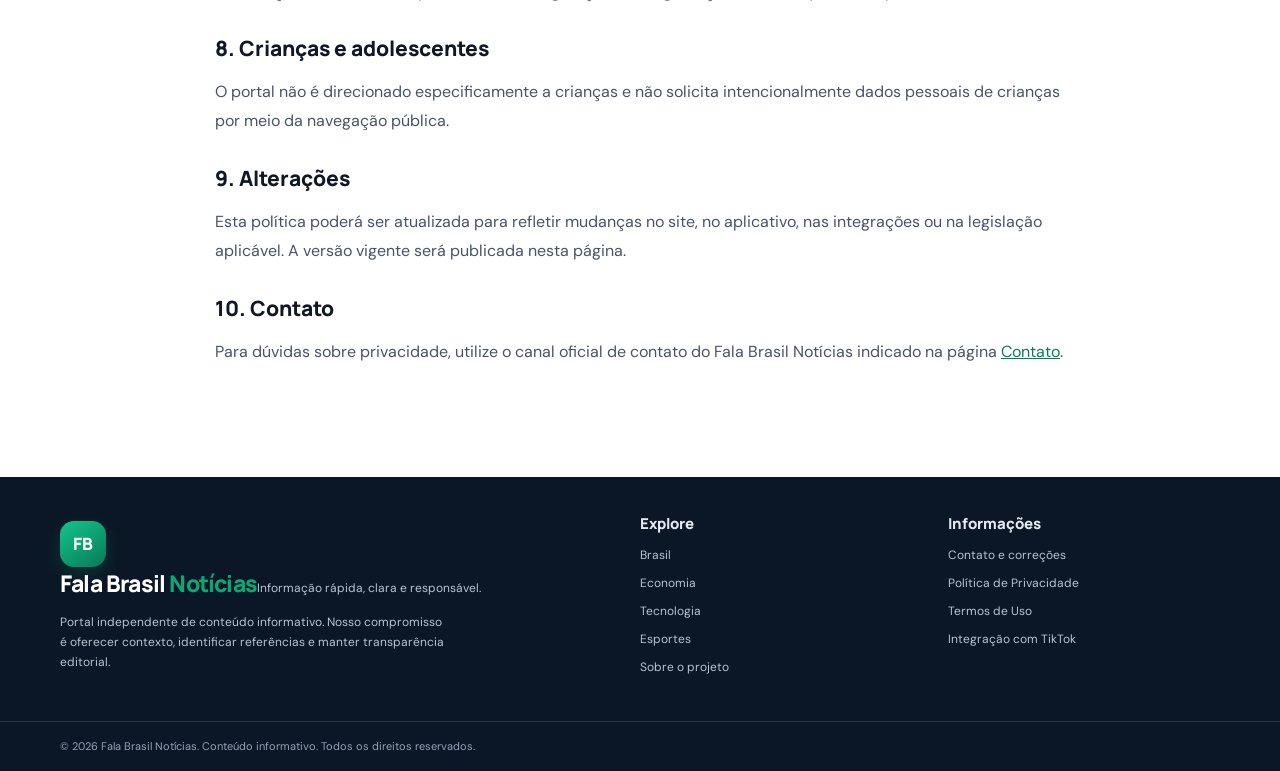
<file: privacidade.html>
<!doctype html><html lang="pt-BR"><head><meta charset="utf-8"><meta name="viewport" content="width=device-width, initial-scale=1"><meta name="description" content="Fala Brasil Notícias: notícias, contexto e informação responsável sobre o Brasil e o mundo."><meta name="theme-color" content="#0b1726"><title>Política de Privacidade — Fala Brasil Notícias</title><link rel="stylesheet" href="assets/style.css"></head><body><div class="topline"><div class="wrap"><span>FALA BRASIL NOTÍCIAS · INFORMAÇÃO COM CONTEXTO</span><span>Quarta-feira, 4 de novembro de 2026</span></div></div><header class="masthead"><div class="wrap masthead-inner"><a class="brand" href="index.html"><span class="brand-mark">FB</span><span><span class="brand-name">Fala Brasil <span>Notícias</span></span><span class="tagline">Informação rápida, clara e responsável.</span></span></a><div class="header-note">Jornalismo independente<br>com fontes e contexto</div></div></header><nav class="nav"><div class="wrap nav-inner"><a href="index.html">Início</a><a href="editoria.html?categoria=Brasil">Brasil</a><a href="editoria.html?categoria=Mundo">Mundo</a><a href="editoria.html?categoria=Economia">Economia</a><a href="editoria.html?categoria=Tecnologia">Tecnologia</a><a href="editoria.html?categoria=Esportes">Esportes</a><a href="sobre.html">Sobre</a><span class="nav-spacer"></span><label class="search">⌕ <input data-search type="search" placeholder="Buscar conteúdo" aria-label="Buscar conteúdo"></label></div></nav><section class="page-head"><div class="wrap"><div class="eyebrow">Transparência e proteção de dados</div><h1>Política de Privacidade</h1><p>Como o Fala Brasil Notícias trata informações no portal e na integração com plataformas digitais.</p></div></section><main class="wrap prose"><p><strong>Última atualização: 4 de novembro de 2026.</strong></p><h2>1. Quem somos</h2><p>O Fala Brasil Notícias é um projeto editorial independente. Esta política explica o tratamento de informações relacionado ao site público e às funcionalidades de integração com plataformas de terceiros.</p><h2>2. Navegação no site</h2><p>O site é publicado por meio do GitHub Pages. O provedor de hospedagem poderá processar dados técnicos de acesso, como endereço IP, data e hora, navegador e informações do dispositivo, conforme suas próprias políticas e práticas de segurança. O portal não solicita cadastro para a simples leitura das matérias.</p><h2>3. Integração com TikTok</h2><p>Quando a integração estiver habilitada no aplicativo, o usuário poderá autorizar a conexão com sua conta TikTok por meio do Login Kit. A integração solicita o escopo <code>user.info.basic</code> para identificar a conta autorizada e <code>video.upload</code> para enviar vídeos como rascunho à conta autorizada, para revisão e publicação pelo usuário no TikTok.</p><p>A autorização é realizada no ambiente do TikTok. O usuário pode revisar as permissões antes de concedê-las e gerenciar o acesso conforme os recursos disponibilizados pelo TikTok. O Fala Brasil Notícias não solicita nem deve receber a senha da conta TikTok.</p><h2>4. Finalidade e compartilhamento</h2><p>As informações relacionadas à autorização são utilizadas somente para viabilizar as funções solicitadas pelo usuário, como identificar a conta conectada e realizar o envio de vídeo autorizado. Não vendemos dados pessoais. O funcionamento da integração envolve o próprio TikTok e seus serviços, sujeitos às políticas da plataforma.</p><h2>5. Armazenamento e segurança</h2><p>Dados técnicos e credenciais de autorização, quando tratados pelo aplicativo, devem ser protegidos por medidas técnicas e organizacionais adequadas e acessados somente quando necessários à funcionalidade. Nenhum serviço conectado à internet pode garantir segurança absoluta.</p><h2>6. Cookies e serviços externos</h2><p>O site pode utilizar recursos técnicos fornecidos pela hospedagem e carregar links externos. Sites de terceiros possuem políticas próprias. O portal não controla as práticas de privacidade desses serviços.</p><h2>7. Direitos e solicitações</h2><p>O titular pode solicitar informações ou esclarecimentos sobre o tratamento de dados e pedir análise de solicitações relacionadas à privacidade por meio dos canais oficiais do projeto. Também pode revogar a autorização concedida ao aplicativo nas configurações de segurança do TikTok, quando disponível.</p><h2>8. Crianças e adolescentes</h2><p>O portal não é direcionado especificamente a crianças e não solicita intencionalmente dados pessoais de crianças por meio da navegação pública.</p><h2>9. Alterações</h2><p>Esta política poderá ser atualizada para refletir mudanças no site, no aplicativo, nas integrações ou na legislação aplicável. A versão vigente será publicada nesta página.</p><h2>10. Contato</h2><p>Para dúvidas sobre privacidade, utilize o canal oficial de contato do Fala Brasil Notícias indicado na página <a href="contato.html">Contato</a>.</p></main><footer class="footer"><div class="wrap footer-grid"><div><a class="brand" href="index.html"><span class="brand-mark">FB</span><span><span class="brand-name" style="color:#fff">Fala Brasil <span>Notícias</span></span><span class="tagline" style="color:#b8c4d1">Informação rápida, clara e responsável.</span></span></a><p style="max-width:390px;margin-top:14px">Portal independente de conteúdo informativo. Nosso compromisso é oferecer contexto, identificar referências e manter transparência editorial.</p></div><div><h3>Explore</h3><a href="editoria.html?categoria=Brasil">Brasil</a><a href="editoria.html?categoria=Economia">Economia</a><a href="editoria.html?categoria=Tecnologia">Tecnologia</a><a href="editoria.html?categoria=Esportes">Esportes</a><a href="sobre.html">Sobre o projeto</a></div><div><h3>Informações</h3><a href="contato.html">Contato e correções</a><a href="privacidade.html">Política de Privacidade</a><a href="termos.html">Termos de Uso</a><a href="integracao.html">Integração com TikTok</a></div></div><div class="footer-bottom"><div class="wrap">© 2026 Fala Brasil Notícias. Conteúdo informativo. Todos os direitos reservados.</div></div></footer><script src="assets/app.js"></script></body></html>
</file>
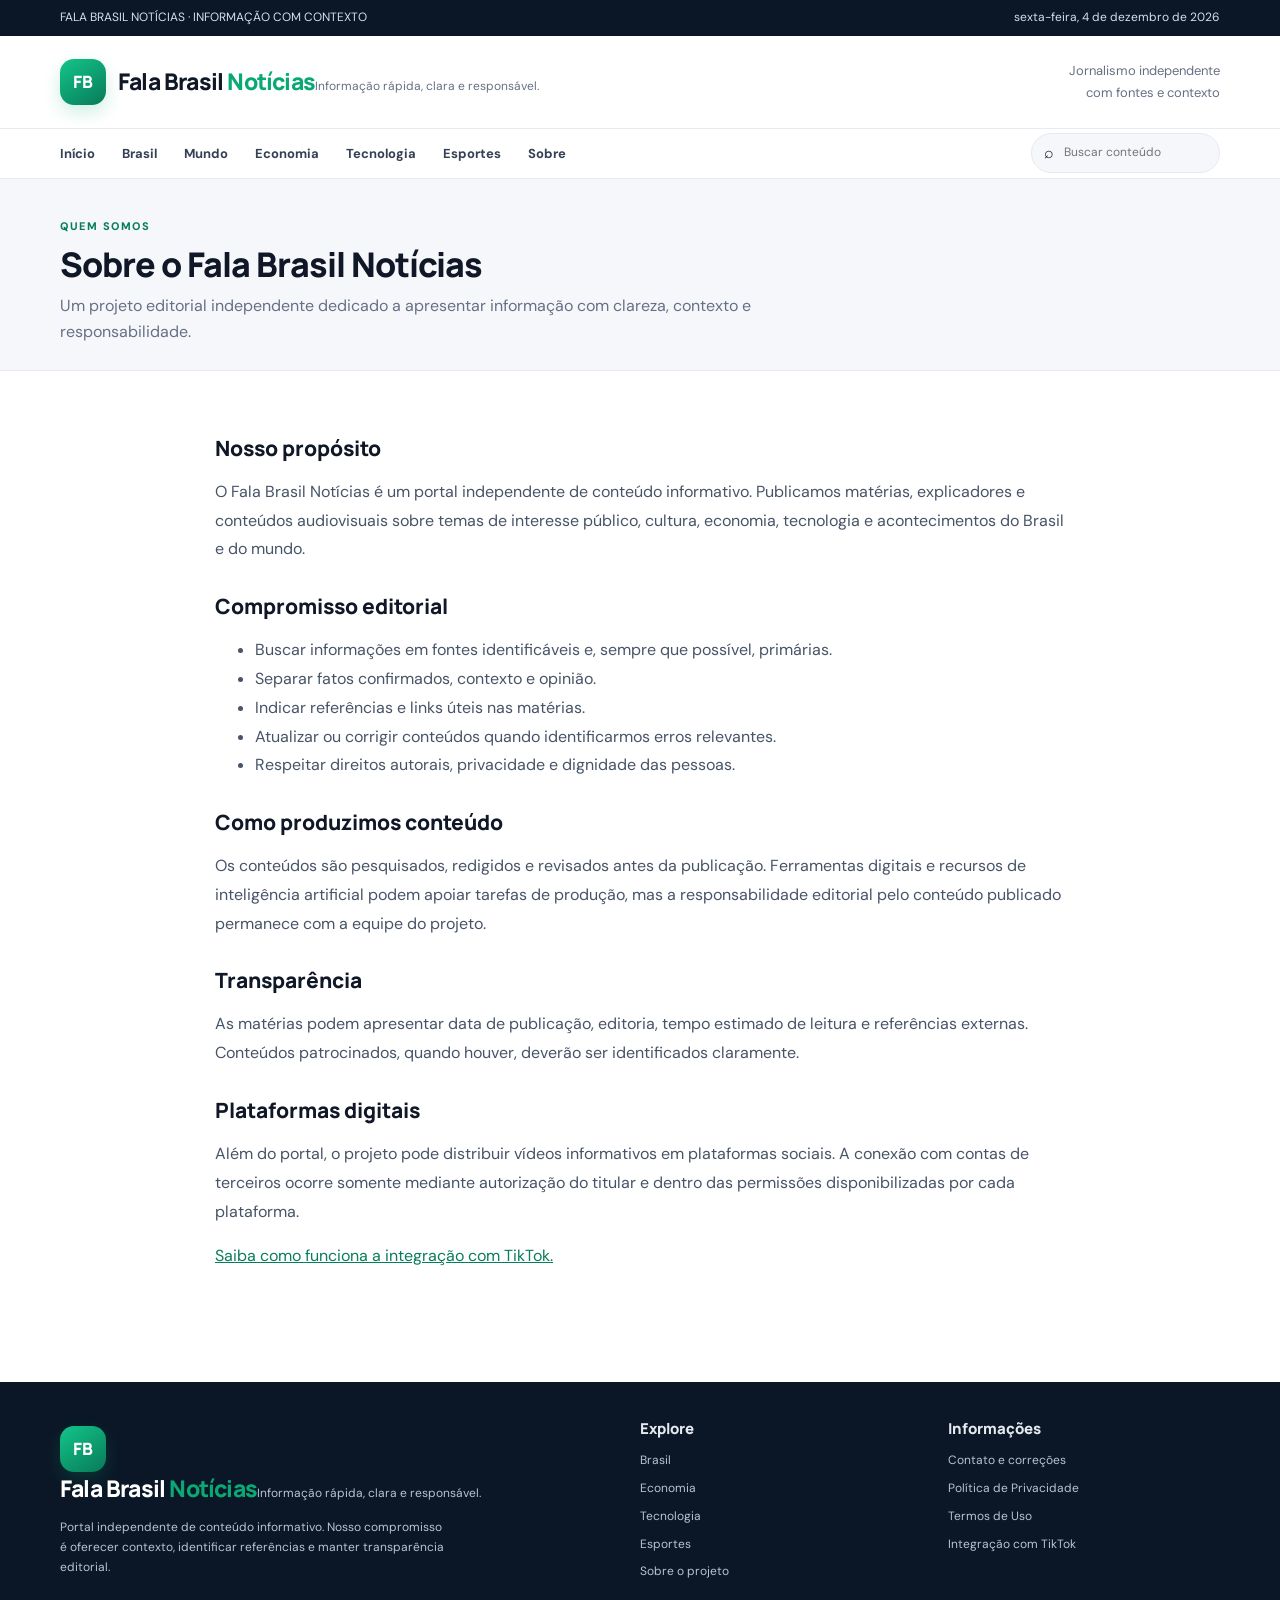
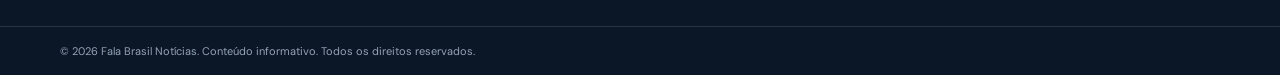
<file: sobre.html>
<!doctype html><html lang="pt-BR"><head><meta charset="utf-8"><meta name="viewport" content="width=device-width, initial-scale=1"><meta name="description" content="Fala Brasil Notícias: notícias, contexto e informação responsável sobre o Brasil e o mundo."><meta name="theme-color" content="#0b1726"><title>Sobre o projeto — Fala Brasil Notícias</title><link rel="stylesheet" href="assets/style.css"></head><body><div class="topline"><div class="wrap"><span>FALA BRASIL NOTÍCIAS · INFORMAÇÃO COM CONTEXTO</span><span>Quarta-feira, 4 de novembro de 2026</span></div></div><header class="masthead"><div class="wrap masthead-inner"><a class="brand" href="index.html"><span class="brand-mark">FB</span><span><span class="brand-name">Fala Brasil <span>Notícias</span></span><span class="tagline">Informação rápida, clara e responsável.</span></span></a><div class="header-note">Jornalismo independente<br>com fontes e contexto</div></div></header><nav class="nav"><div class="wrap nav-inner"><a href="index.html">Início</a><a href="editoria.html?categoria=Brasil">Brasil</a><a href="editoria.html?categoria=Mundo">Mundo</a><a href="editoria.html?categoria=Economia">Economia</a><a href="editoria.html?categoria=Tecnologia">Tecnologia</a><a href="editoria.html?categoria=Esportes">Esportes</a><a href="sobre.html">Sobre</a><span class="nav-spacer"></span><label class="search">⌕ <input data-search type="search" placeholder="Buscar conteúdo" aria-label="Buscar conteúdo"></label></div></nav><section class="page-head"><div class="wrap"><div class="eyebrow">Quem somos</div><h1>Sobre o Fala Brasil Notícias</h1><p>Um projeto editorial independente dedicado a apresentar informação com clareza, contexto e responsabilidade.</p></div></section><main class="wrap prose"><h2>Nosso propósito</h2><p>O Fala Brasil Notícias é um portal independente de conteúdo informativo. Publicamos matérias, explicadores e conteúdos audiovisuais sobre temas de interesse público, cultura, economia, tecnologia e acontecimentos do Brasil e do mundo.</p><h2>Compromisso editorial</h2><ul><li>Buscar informações em fontes identificáveis e, sempre que possível, primárias.</li><li>Separar fatos confirmados, contexto e opinião.</li><li>Indicar referências e links úteis nas matérias.</li><li>Atualizar ou corrigir conteúdos quando identificarmos erros relevantes.</li><li>Respeitar direitos autorais, privacidade e dignidade das pessoas.</li></ul><h2>Como produzimos conteúdo</h2><p>Os conteúdos são pesquisados, redigidos e revisados antes da publicação. Ferramentas digitais e recursos de inteligência artificial podem apoiar tarefas de produção, mas a responsabilidade editorial pelo conteúdo publicado permanece com a equipe do projeto.</p><h2>Transparência</h2><p>As matérias podem apresentar data de publicação, editoria, tempo estimado de leitura e referências externas. Conteúdos patrocinados, quando houver, deverão ser identificados claramente.</p><h2>Plataformas digitais</h2><p>Além do portal, o projeto pode distribuir vídeos informativos em plataformas sociais. A conexão com contas de terceiros ocorre somente mediante autorização do titular e dentro das permissões disponibilizadas por cada plataforma.</p><p><a href="integracao.html">Saiba como funciona a integração com TikTok.</a></p></main><footer class="footer"><div class="wrap footer-grid"><div><a class="brand" href="index.html"><span class="brand-mark">FB</span><span><span class="brand-name" style="color:#fff">Fala Brasil <span>Notícias</span></span><span class="tagline" style="color:#b8c4d1">Informação rápida, clara e responsável.</span></span></a><p style="max-width:390px;margin-top:14px">Portal independente de conteúdo informativo. Nosso compromisso é oferecer contexto, identificar referências e manter transparência editorial.</p></div><div><h3>Explore</h3><a href="editoria.html?categoria=Brasil">Brasil</a><a href="editoria.html?categoria=Economia">Economia</a><a href="editoria.html?categoria=Tecnologia">Tecnologia</a><a href="editoria.html?categoria=Esportes">Esportes</a><a href="sobre.html">Sobre o projeto</a></div><div><h3>Informações</h3><a href="contato.html">Contato e correções</a><a href="privacidade.html">Política de Privacidade</a><a href="termos.html">Termos de Uso</a><a href="integracao.html">Integração com TikTok</a></div></div><div class="footer-bottom"><div class="wrap">© 2026 Fala Brasil Notícias. Conteúdo informativo. Todos os direitos reservados.</div></div></footer><script src="assets/app.js"></script></body></html>
</file>
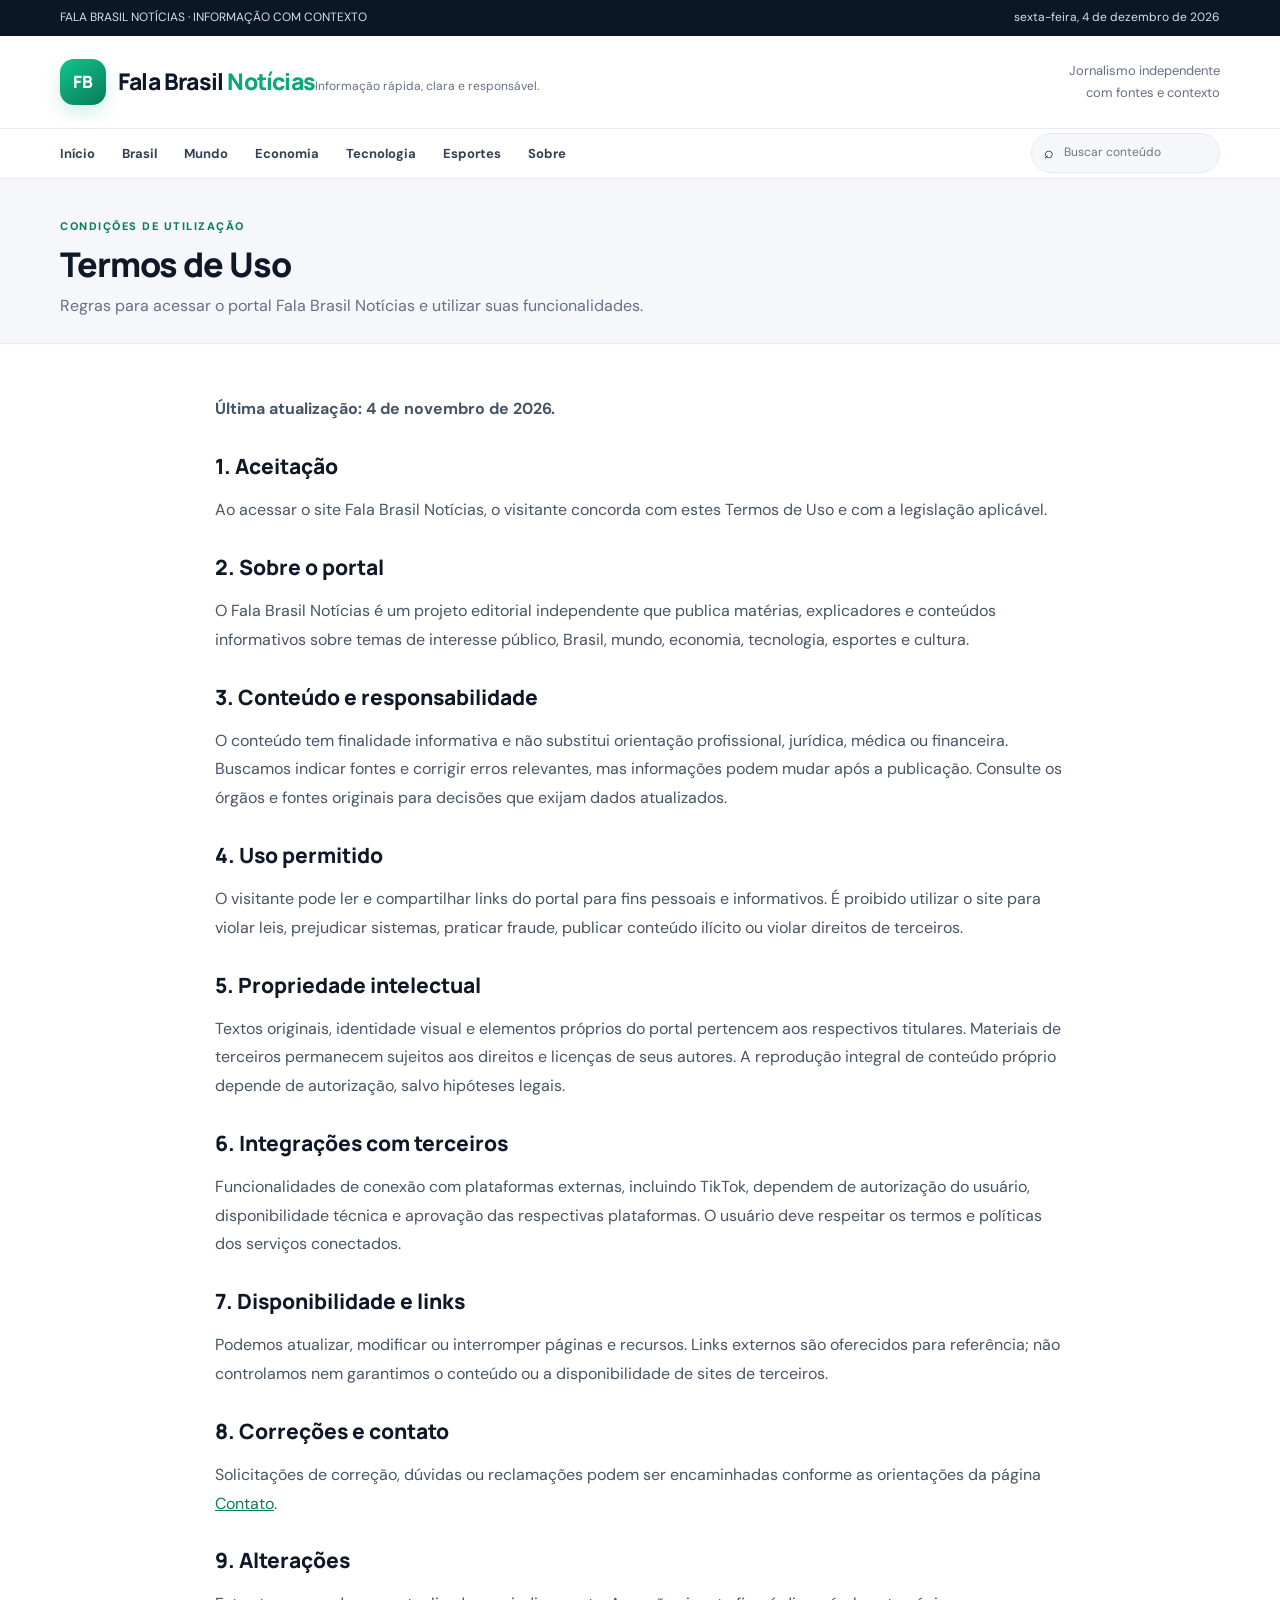
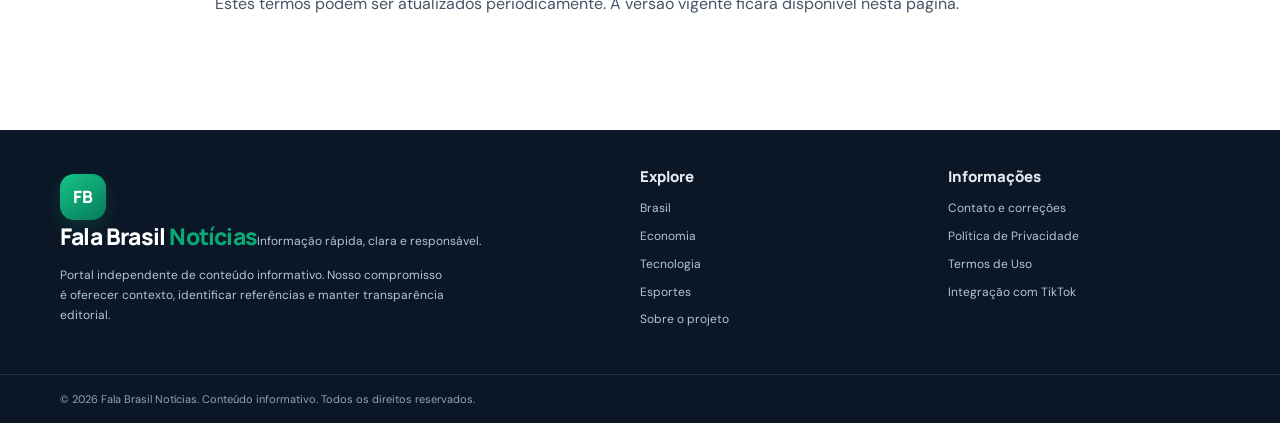
<file: termos.html>
<!doctype html><html lang="pt-BR"><head><meta charset="utf-8"><meta name="viewport" content="width=device-width, initial-scale=1"><meta name="description" content="Fala Brasil Notícias: notícias, contexto e informação responsável sobre o Brasil e o mundo."><meta name="theme-color" content="#0b1726"><title>Termos de Uso — Fala Brasil Notícias</title><link rel="stylesheet" href="assets/style.css"></head><body><div class="topline"><div class="wrap"><span>FALA BRASIL NOTÍCIAS · INFORMAÇÃO COM CONTEXTO</span><span>Quarta-feira, 4 de novembro de 2026</span></div></div><header class="masthead"><div class="wrap masthead-inner"><a class="brand" href="index.html"><span class="brand-mark">FB</span><span><span class="brand-name">Fala Brasil <span>Notícias</span></span><span class="tagline">Informação rápida, clara e responsável.</span></span></a><div class="header-note">Jornalismo independente<br>com fontes e contexto</div></div></header><nav class="nav"><div class="wrap nav-inner"><a href="index.html">Início</a><a href="editoria.html?categoria=Brasil">Brasil</a><a href="editoria.html?categoria=Mundo">Mundo</a><a href="editoria.html?categoria=Economia">Economia</a><a href="editoria.html?categoria=Tecnologia">Tecnologia</a><a href="editoria.html?categoria=Esportes">Esportes</a><a href="sobre.html">Sobre</a><span class="nav-spacer"></span><label class="search">⌕ <input data-search type="search" placeholder="Buscar conteúdo" aria-label="Buscar conteúdo"></label></div></nav><section class="page-head"><div class="wrap"><div class="eyebrow">Condições de utilização</div><h1>Termos de Uso</h1><p>Regras para acessar o portal Fala Brasil Notícias e utilizar suas funcionalidades.</p></div></section><main class="wrap prose"><p><strong>Última atualização: 4 de novembro de 2026.</strong></p><h2>1. Aceitação</h2><p>Ao acessar o site Fala Brasil Notícias, o visitante concorda com estes Termos de Uso e com a legislação aplicável.</p><h2>2. Sobre o portal</h2><p>O Fala Brasil Notícias é um projeto editorial independente que publica matérias, explicadores e conteúdos informativos sobre temas de interesse público, Brasil, mundo, economia, tecnologia, esportes e cultura.</p><h2>3. Conteúdo e responsabilidade</h2><p>O conteúdo tem finalidade informativa e não substitui orientação profissional, jurídica, médica ou financeira. Buscamos indicar fontes e corrigir erros relevantes, mas informações podem mudar após a publicação. Consulte os órgãos e fontes originais para decisões que exijam dados atualizados.</p><h2>4. Uso permitido</h2><p>O visitante pode ler e compartilhar links do portal para fins pessoais e informativos. É proibido utilizar o site para violar leis, prejudicar sistemas, praticar fraude, publicar conteúdo ilícito ou violar direitos de terceiros.</p><h2>5. Propriedade intelectual</h2><p>Textos originais, identidade visual e elementos próprios do portal pertencem aos respectivos titulares. Materiais de terceiros permanecem sujeitos aos direitos e licenças de seus autores. A reprodução integral de conteúdo próprio depende de autorização, salvo hipóteses legais.</p><h2>6. Integrações com terceiros</h2><p>Funcionalidades de conexão com plataformas externas, incluindo TikTok, dependem de autorização do usuário, disponibilidade técnica e aprovação das respectivas plataformas. O usuário deve respeitar os termos e políticas dos serviços conectados.</p><h2>7. Disponibilidade e links</h2><p>Podemos atualizar, modificar ou interromper páginas e recursos. Links externos são oferecidos para referência; não controlamos nem garantimos o conteúdo ou a disponibilidade de sites de terceiros.</p><h2>8. Correções e contato</h2><p>Solicitações de correção, dúvidas ou reclamações podem ser encaminhadas conforme as orientações da página <a href="contato.html">Contato</a>.</p><h2>9. Alterações</h2><p>Estes termos podem ser atualizados periodicamente. A versão vigente ficará disponível nesta página.</p></main><footer class="footer"><div class="wrap footer-grid"><div><a class="brand" href="index.html"><span class="brand-mark">FB</span><span><span class="brand-name" style="color:#fff">Fala Brasil <span>Notícias</span></span><span class="tagline" style="color:#b8c4d1">Informação rápida, clara e responsável.</span></span></a><p style="max-width:390px;margin-top:14px">Portal independente de conteúdo informativo. Nosso compromisso é oferecer contexto, identificar referências e manter transparência editorial.</p></div><div><h3>Explore</h3><a href="editoria.html?categoria=Brasil">Brasil</a><a href="editoria.html?categoria=Economia">Economia</a><a href="editoria.html?categoria=Tecnologia">Tecnologia</a><a href="editoria.html?categoria=Esportes">Esportes</a><a href="sobre.html">Sobre o projeto</a></div><div><h3>Informações</h3><a href="contato.html">Contato e correções</a><a href="privacidade.html">Política de Privacidade</a><a href="termos.html">Termos de Uso</a><a href="integracao.html">Integração com TikTok</a></div></div><div class="footer-bottom"><div class="wrap">© 2026 Fala Brasil Notícias. Conteúdo informativo. Todos os direitos reservados.</div></div></footer><script src="assets/app.js"></script></body></html>
</file>
<file: assets/style.css>
@import url('https://fonts.googleapis.com/css2?family=DM+Sans:wght@400;500;600;700&family=Manrope:wght@400;500;600;700;800&display=swap');
:root{--ink:#101828;--muted:#667085;--line:#e7eaf0;--paper:#fff;--soft:#f5f7fa;--green:#0aa875;--green-dark:#087d59;--navy:#0b1726;--gold:#f2b84b;--shadow:0 12px 32px rgba(16,24,40,.08);--radius:18px}*{box-sizing:border-box}html{scroll-behavior:smooth}body{margin:0;background:var(--paper);color:var(--ink);font-family:'DM Sans',Arial,sans-serif;line-height:1.65}a{color:inherit;text-decoration:none}a:hover{color:var(--green-dark)}button,input{font:inherit}.wrap{width:min(1160px,calc(100% - 40px));margin:auto}.topline{background:var(--navy);color:#d5deea;font-size:12px}.topline .wrap{display:flex;justify-content:space-between;padding:8px 0}.masthead{border-bottom:1px solid var(--line);background:#fff}.masthead-inner{display:flex;align-items:center;justify-content:space-between;gap:24px;padding:23px 0}.brand{display:flex;align-items:center;gap:12px}.brand-mark{width:46px;height:46px;border-radius:14px;background:linear-gradient(145deg,#13c58a,#087a58);display:grid;place-items:center;color:#fff;font-family:Manrope;font-weight:800;font-size:17px;box-shadow:0 7px 18px #0aa87533}.brand-name{font:800 23px Manrope,sans-serif;letter-spacing:-.8px}.brand-name span{color:var(--green)}.tagline{font-size:12px;color:var(--muted);margin-top:1px}.header-note{font-size:13px;color:var(--muted);text-align:right}.nav{border-bottom:1px solid var(--line);background:#fff}.nav-inner{display:flex;align-items:center;gap:27px;min-height:49px;overflow:auto;white-space:nowrap}.nav a{font-size:13px;font-weight:700;color:#344054}.nav a.active,.nav a:hover{color:var(--green-dark)}.nav .nav-spacer{flex:1}.search{display:flex;align-items:center;border:1px solid var(--line);border-radius:99px;padding:6px 12px;gap:8px;background:var(--soft)}.search input{border:0;outline:0;background:transparent;width:145px;font-size:12px}.ticker{background:#f1fbf7;border-bottom:1px solid #d9f2e8}.ticker .wrap{display:flex;align-items:center;gap:13px;padding:9px 0;font-size:12px}.ticker strong{background:var(--green);color:white;border-radius:4px;padding:3px 7px;font-size:10px;letter-spacing:.5px}.ticker span{color:#344054}.hero{padding:38px 0 26px;background:linear-gradient(180deg,#f7fbfa,#fff)}.eyebrow{font-size:11px;letter-spacing:1.5px;text-transform:uppercase;color:var(--green-dark);font-weight:800}.hero h1{font:800 clamp(30px,4vw,46px)/1.12 Manrope,sans-serif;letter-spacing:-1.8px;max-width:760px;margin:9px 0 12px}.hero p{max-width:690px;color:#667085;margin:0;font-size:16px}.section{padding:28px 0 38px}.section-head{display:flex;align-items:end;justify-content:space-between;gap:16px;margin-bottom:18px}.section-head h2{font:800 22px Manrope;margin:0;letter-spacing:-.6px}.section-head p{margin:4px 0 0;color:var(--muted);font-size:13px}.text-link{font-size:12px;color:var(--green-dark);font-weight:800}.lead-grid{display:grid;grid-template-columns:1.55fr 1fr;gap:18px}.lead-card,.story-card{border:1px solid var(--line);border-radius:var(--radius);overflow:hidden;background:#fff;transition:.2s;box-shadow:0 3px 12px #10182808}.lead-card:hover,.story-card:hover{transform:translateY(-3px);box-shadow:var(--shadow)}.visual{position:relative;min-height:245px;overflow:hidden;background:linear-gradient(135deg,#102d43,#0aa875)}.visual:before,.visual:after{content:'';position:absolute;border:1px solid #ffffff38;border-radius:50%;width:330px;height:330px;right:-65px;top:-140px}.visual:after{width:220px;height:220px;right:65px;top:80px}.visual .visual-label{position:absolute;left:24px;bottom:22px;color:#fff;font:800 28px Manrope;max-width:75%;line-height:1.1}.visual .visual-kicker{position:absolute;left:24px;top:22px;color:#d5fff0;font-size:11px;font-weight:800;letter-spacing:1.2px;text-transform:uppercase}.visual.gold{background:linear-gradient(135deg,#493a20,#d18a28)}.visual.blue{background:linear-gradient(135deg,#172c52,#3973b8)}.visual.purple{background:linear-gradient(135deg,#30234e,#8a65b8)}.visual.red{background:linear-gradient(135deg,#4b2530,#bd5b52)}.visual.teal{background:linear-gradient(135deg,#123c42,#239c91)}.lead-content{padding:21px 23px 23px}.category{font-size:10px;text-transform:uppercase;letter-spacing:1px;color:var(--green-dark);font-weight:800}.lead-content h2{font:800 24px/1.25 Manrope;letter-spacing:-.7px;margin:8px 0}.lead-content p,.story-content p{font-size:13px;color:var(--muted);margin:0}.meta{font-size:11px;color:#98a2b3;margin-top:14px;display:flex;gap:10px;align-items:center}.side-leads{display:grid;gap:18px}.side-card{display:grid;grid-template-columns:130px 1fr;min-height:150px}.side-card .visual{min-height:100%;border-radius:0}.side-card .visual .visual-label{font-size:17px;left:14px;bottom:14px}.side-card .visual .visual-kicker{left:14px;top:14px;font-size:9px}.side-card .story-content{padding:16px}.side-card h3{font:700 15px/1.3 Manrope;margin:6px 0}.cards{display:grid;grid-template-columns:repeat(3,1fr);gap:18px}.story-card .visual{min-height:160px}.story-card .visual .visual-label{font-size:21px;left:18px;bottom:17px}.story-content{padding:17px}.story-content h3{font:800 17px/1.3 Manrope;letter-spacing:-.3px;margin:7px 0}.story-content .meta{margin-top:12px}.category-strip{display:grid;grid-template-columns:repeat(6,1fr);gap:10px}.category-tile{border:1px solid var(--line);border-radius:13px;padding:15px 12px;text-align:center;font-weight:800;font-size:12px;background:#fff}.category-tile span{display:block;font-size:22px;margin-bottom:5px}.category-tile:hover{border-color:#9be3c9;background:#f4fcf8}.editorial-note{background:var(--navy);color:#fff;border-radius:var(--radius);padding:25px 28px;display:flex;justify-content:space-between;gap:25px;align-items:center}.editorial-note p{color:#c5d0dc;font-size:13px;margin:5px 0 0;max-width:720px}.editorial-note h2{font:800 19px Manrope;margin:0}.btn{display:inline-flex;align-items:center;justify-content:center;border:0;border-radius:9px;padding:11px 16px;background:var(--green);color:#fff;font-weight:800;font-size:12px;cursor:pointer}.btn:hover{background:var(--green-dark);color:#fff}.page-head{padding:38px 0 24px;background:var(--soft);border-bottom:1px solid var(--line)}.page-head h1{font:800 34px Manrope;letter-spacing:-1px;margin:6px 0}.page-head p{margin:0;color:var(--muted);max-width:760px}.article-layout{display:grid;grid-template-columns:minmax(0,760px) 280px;gap:40px;padding:34px 0 60px}.article h1{font:800 clamp(30px,4vw,43px)/1.15 Manrope;letter-spacing:-1.3px;margin:8px 0 14px}.article .dek{font-size:18px;color:#667085;line-height:1.5}.article .hero-art{height:260px;border-radius:var(--radius);margin:22px 0;background:linear-gradient(135deg,#102d43,#0aa875);position:relative;overflow:hidden}.article .hero-art:after{content:'FALA BRASIL';position:absolute;right:22px;bottom:10px;color:#ffffff24;font:800 55px Manrope}.article-body{font-size:16px;line-height:1.85;color:#344054}.article-body h2{font:800 22px Manrope;color:var(--ink);margin:28px 0 8px}.article-body p{margin:0 0 17px}.source-box{background:#f5faf8;border:1px solid #d9f2e8;border-radius:12px;padding:16px;margin-top:25px;font-size:13px}.source-box strong{display:block;margin-bottom:6px}.source-box a{color:var(--green-dark);text-decoration:underline}.sidebar-box{border:1px solid var(--line);border-radius:14px;padding:18px;margin-bottom:16px}.sidebar-box h3{font:800 15px Manrope;margin:0 0 10px}.sidebar-box a{display:block;font-size:13px;padding:8px 0;border-bottom:1px solid var(--line)}.sidebar-box a:last-child{border:0}.prose{max-width:850px;padding:35px 0 65px}.prose h2{font:800 21px Manrope;margin:28px 0 8px}.prose p,.prose li{color:#475467;line-height:1.8}.prose a{color:var(--green-dark);text-decoration:underline}.contact-panel{background:var(--soft);border:1px solid var(--line);border-radius:16px;padding:22px;margin:20px 0}.footer{background:var(--navy);color:#e4eaf0;margin-top:30px}.footer-grid{display:grid;grid-template-columns:2fr 1fr 1fr;gap:35px;padding:36px 0}.footer h3{font:800 15px Manrope;margin:0 0 12px}.footer p,.footer a{font-size:12px;color:#b8c4d1}.footer a{display:block;margin:8px 0}.footer-bottom{border-top:1px solid #ffffff20;padding:15px 0;color:#94a3b8;font-size:11px}.empty{border:1px dashed #cbd5e1;border-radius:14px;padding:28px;text-align:center;color:var(--muted)}.hidden{display:none!important}@media(max-width:850px){.lead-grid{grid-template-columns:1fr}.side-leads{grid-template-columns:1fr 1fr}.cards{grid-template-columns:repeat(2,1fr)}.category-strip{grid-template-columns:repeat(3,1fr)}.article-layout{grid-template-columns:1fr}.footer-grid{grid-template-columns:1fr 1fr}.header-note{display:none}}@media(max-width:560px){.wrap{width:min(100% - 28px,1160px)}.masthead-inner{padding:15px 0}.brand-name{font-size:19px}.brand-mark{width:40px;height:40px}.nav-inner{gap:18px}.search{display:none}.hero{padding:29px 0 20px}.hero h1{font-size:31px}.side-leads,.cards{grid-template-columns:1fr}.side-card{grid-template-columns:110px 1fr;min-height:130px}.category-strip{grid-template-columns:repeat(2,1fr)}.editorial-note{display:block;padding:22px}.editorial-note .btn{margin-top:15px}.footer-grid{grid-template-columns:1fr;gap:20px}.article-layout{padding-top:25px}.article .hero-art{height:190px}}
</file>
